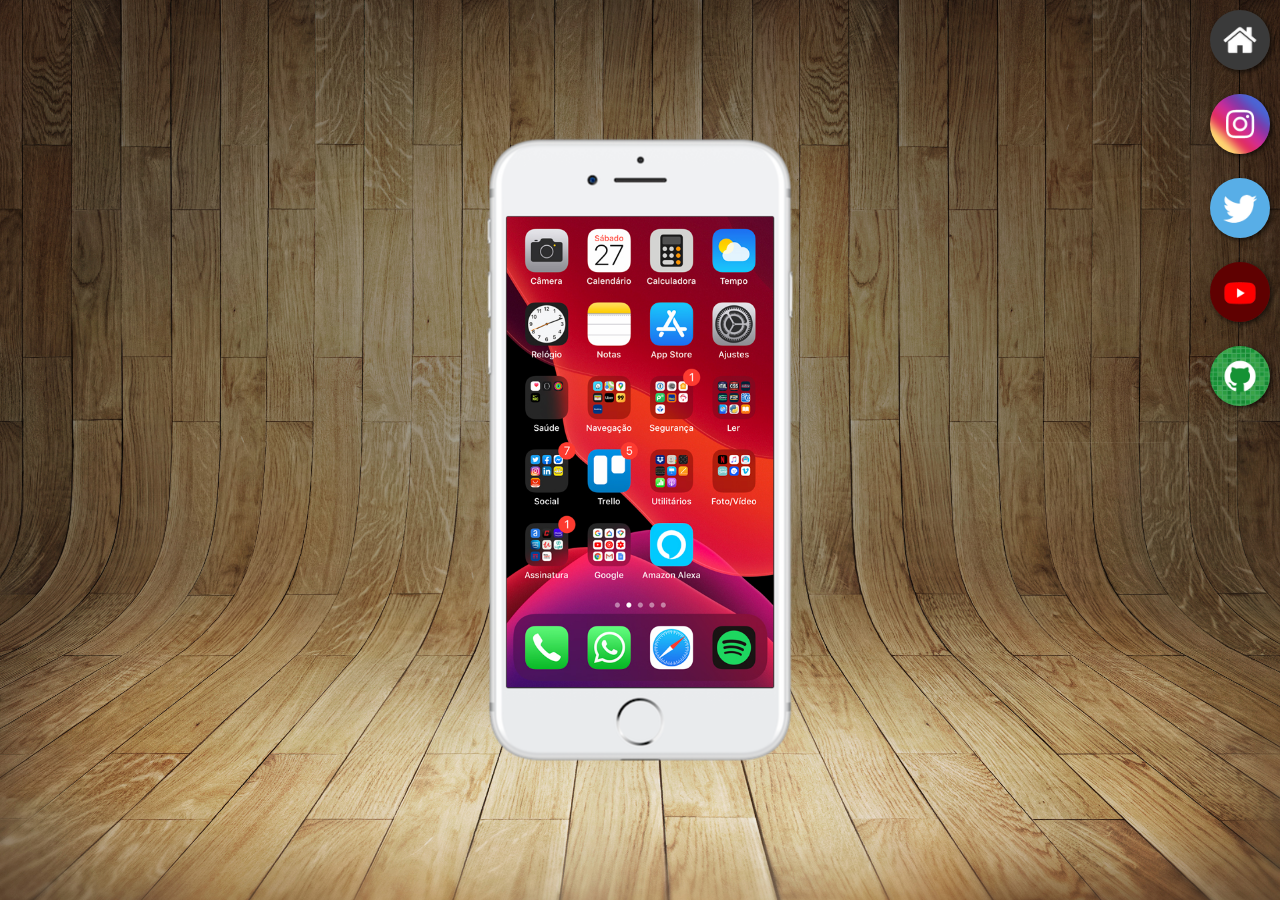
<file: index.html>
<!DOCTYPE html>
<html lang="pt-br">
<head>
    <meta charset="UTF-8">
    <meta name="viewport" content="width=device-width, initial-scale=1.0">
    <title>Projeto Rede Sociais</title>
    <link rel="shortcut icon" href="favicon.ico" type="image/x-icon">
    <link rel="stylesheet" href="estilos/style.css">
</head>
<body>
    <main>
        <section id="celular">
            <iframe src="home.html" name="tela" id="tela" frameborder="0">
                Seu navegador não é compatível com isso!
            </iframe>
        </section>
        <section id="redes-sociais">
            <a href="home.html" target="tela"><img src="imagens/logo-home.jpg" alt="Home"></a><br>
            <a href="instagram.html" target="tela"><img src="imagens/logo-instagram.jpg" alt="Instagram"></a><br>
            <a href="twitter.html" target="tela"><img src="imagens/logo-twitter.jpg" alt="Twitter"></a><br>
            <a href="youtube.html" target="tela"><img src="imagens/logo-youtube.jpg" alt="Youtube"></a><br>
            <a href="github.html" target="tela"><img src="imagens/logo-github.jpg" alt="GitHub"></a>
        </section>
    </main>
</body>
</html>
</file>
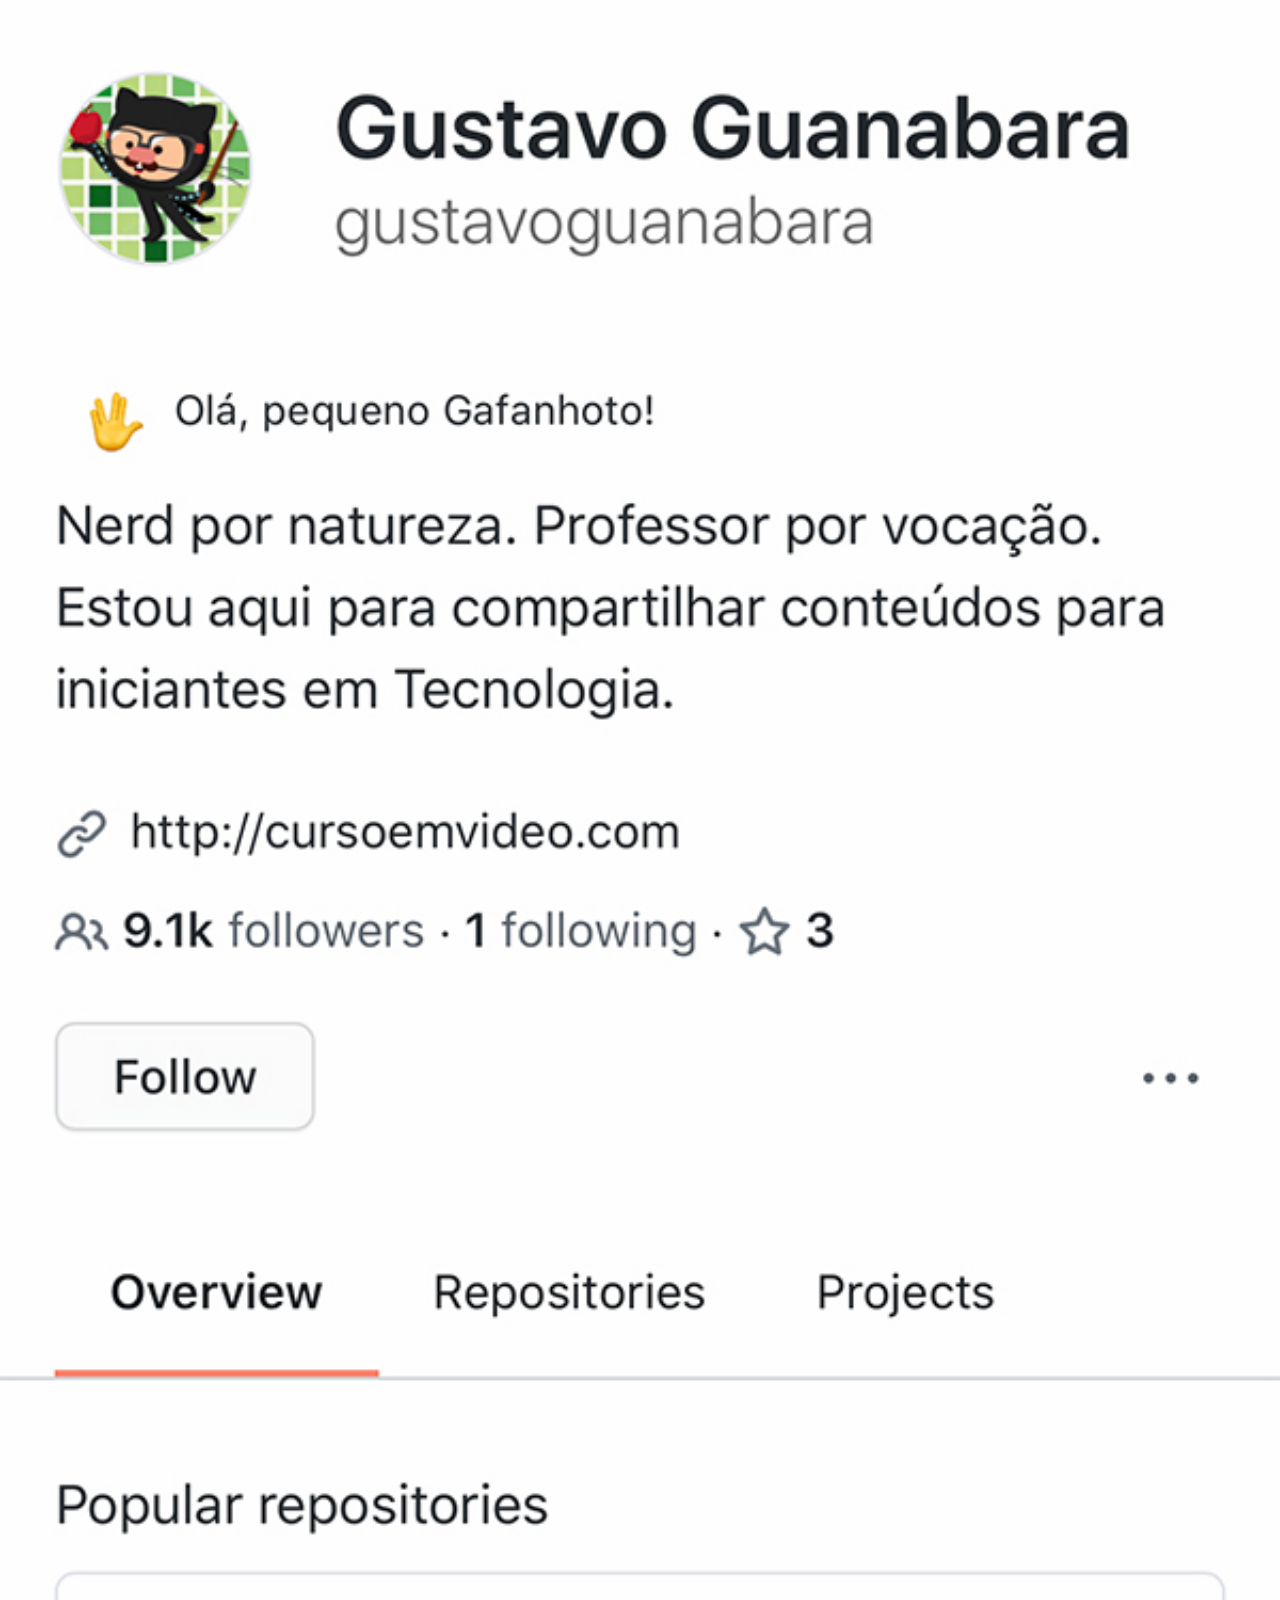
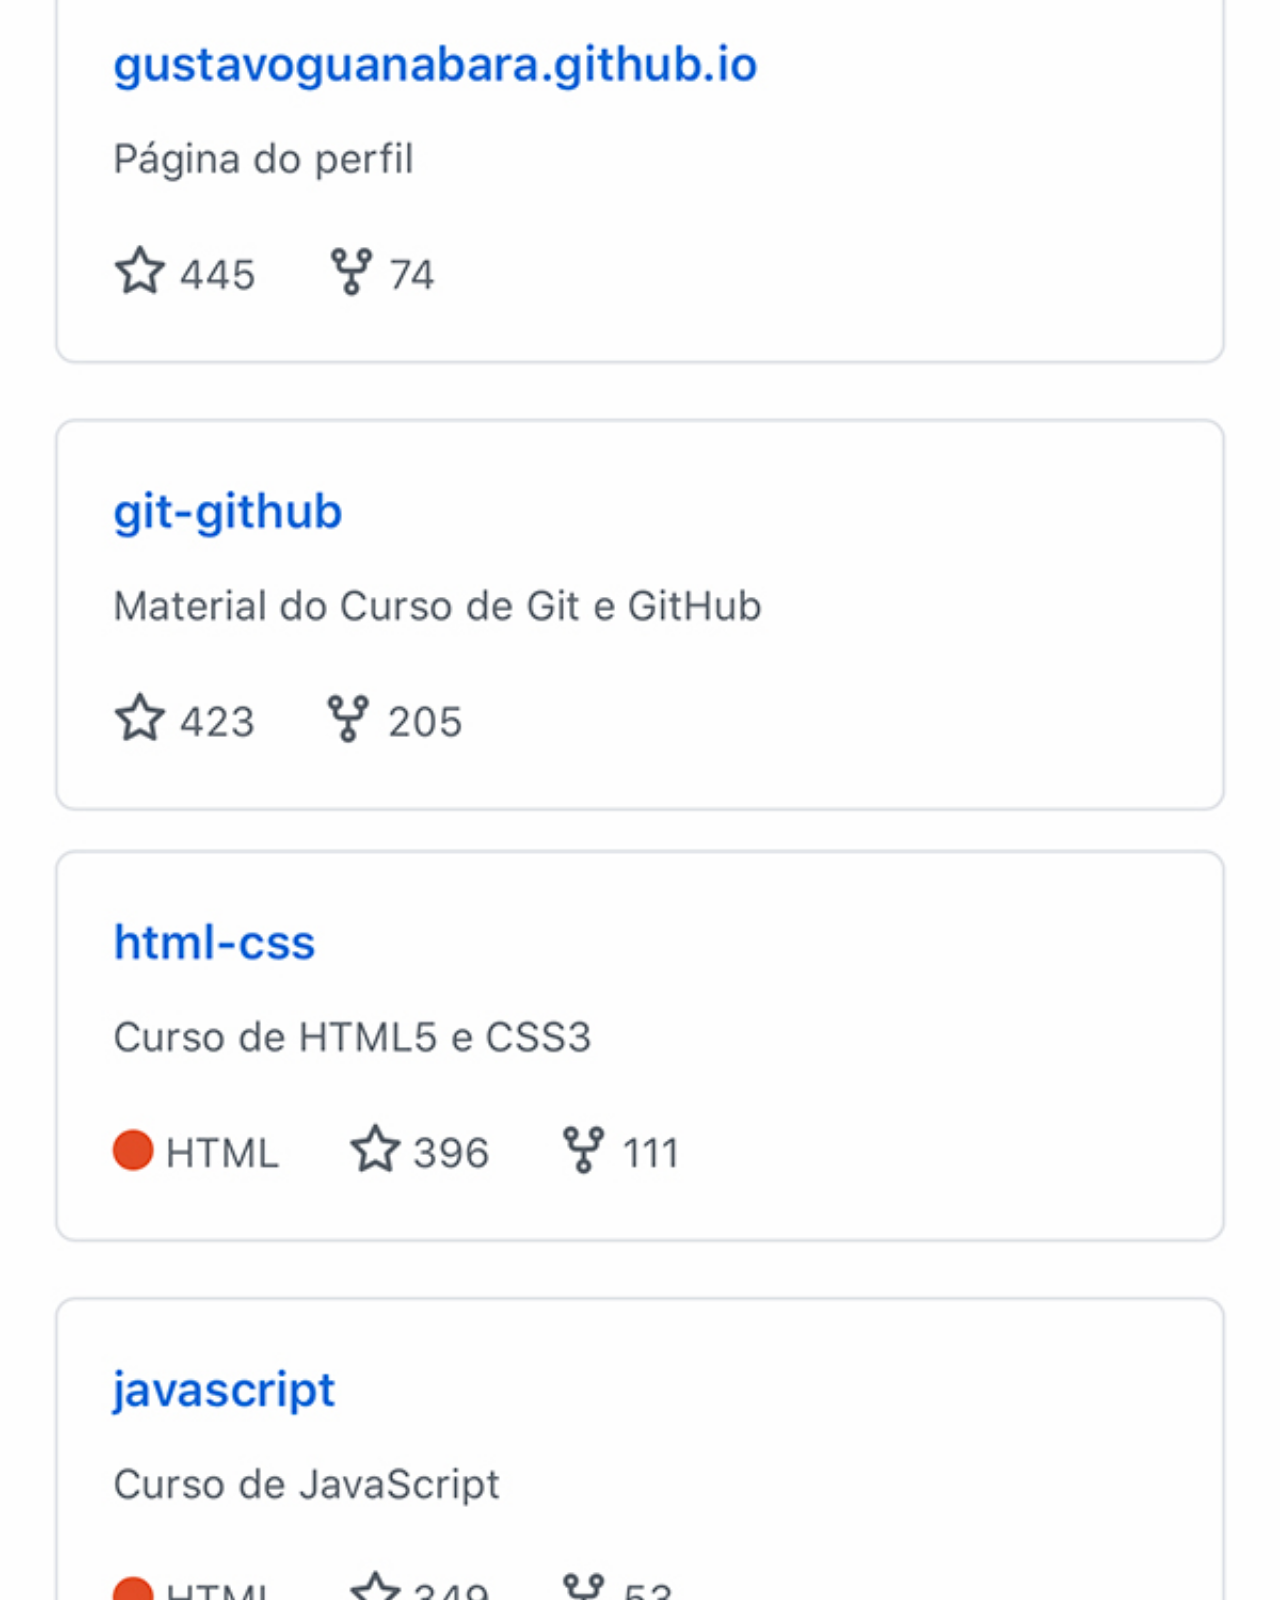
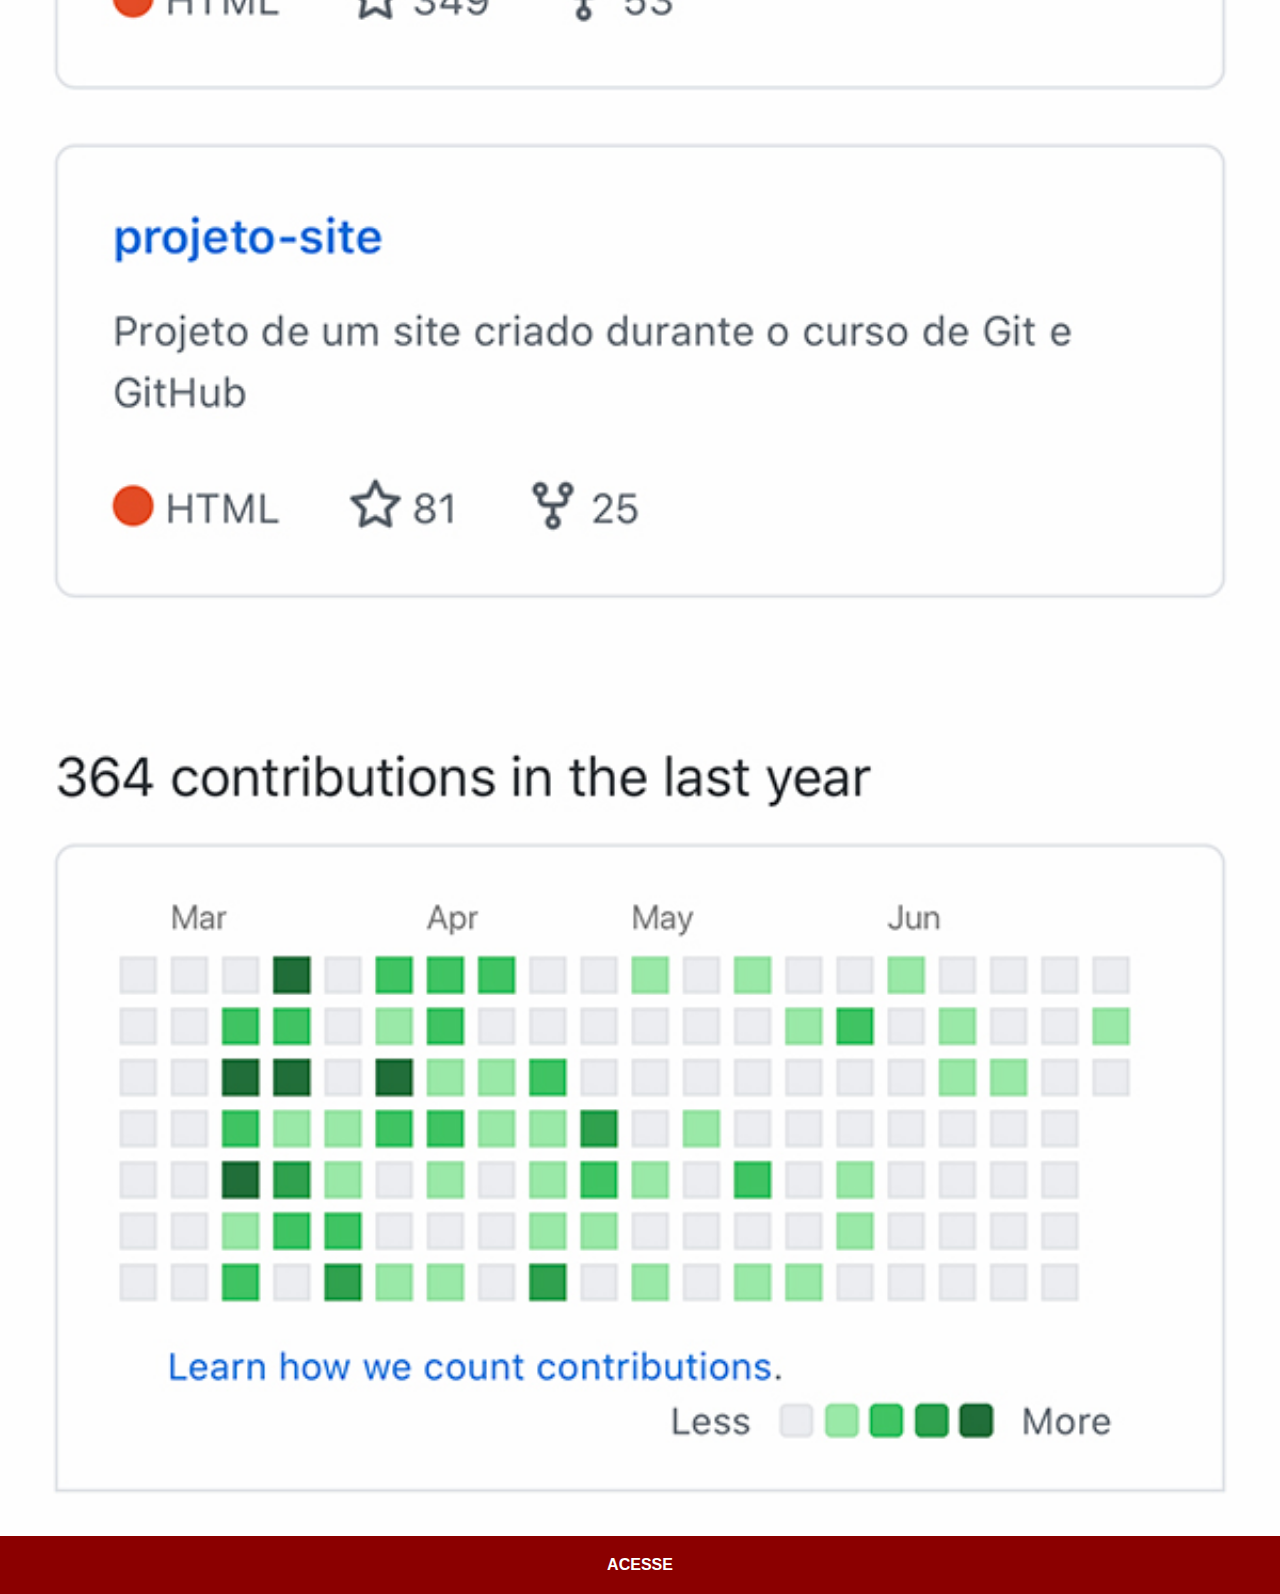
<file: github.html>
<!DOCTYPE html>
<html lang="pt-br">
<head>
    <meta charset="UTF-8">
    <meta name="viewport" content="width=device-width, initial-scale=1.0">
    <title>GitHub</title>
    <link rel="stylesheet" href="estilos/social.css">
</head>
<body>
    <img src="imagens/tela-github.jpg" alt="GitHub">
    <a href="https://github.com/gustavoguanabara/" target="_blank">ACESSE</a>
</body>
</html>
</file>
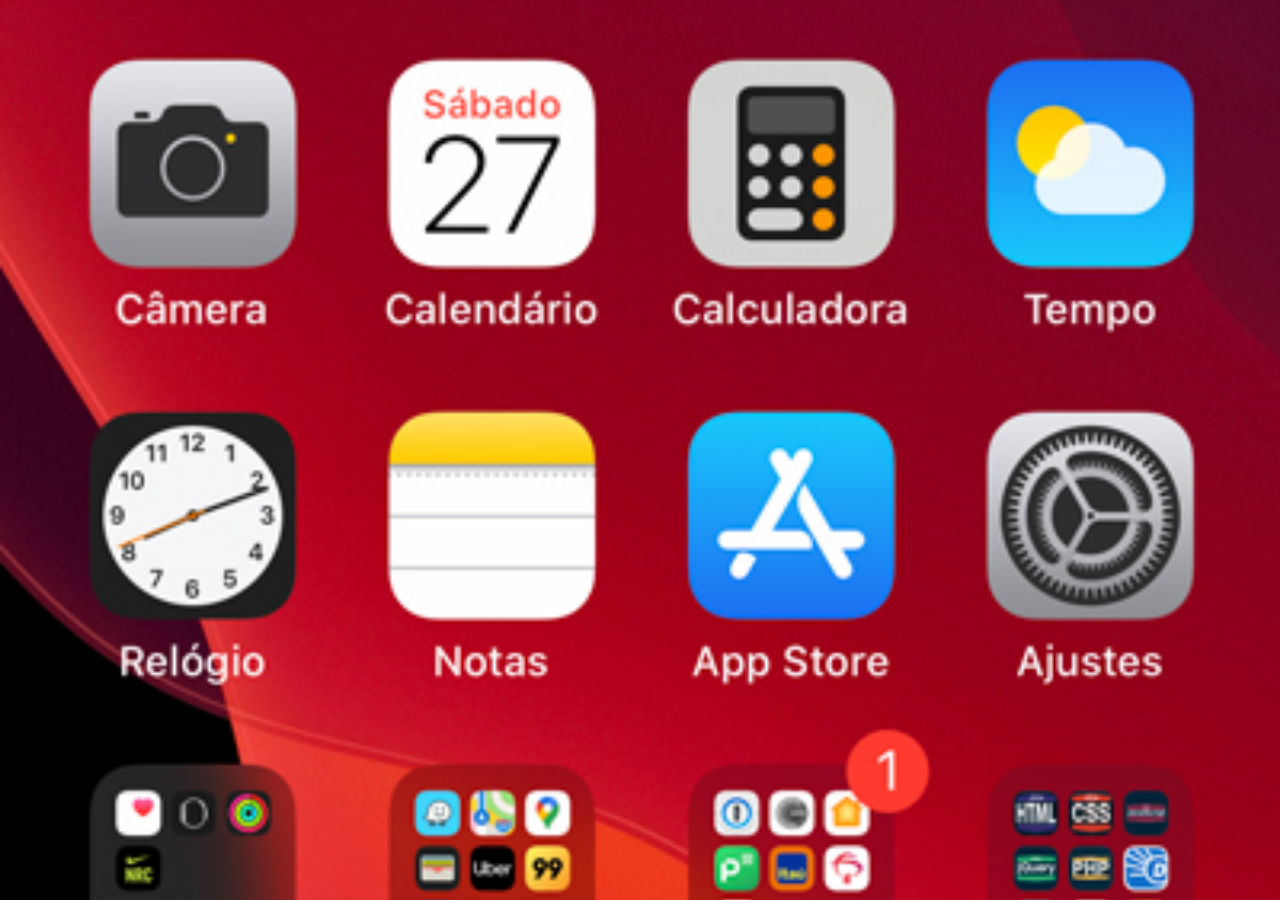
<file: home.html>
<!DOCTYPE html>
<html lang="pt-br">
<head>
    <meta charset="UTF-8">
    <meta name="viewport" content="width=device-width, initial-scale=1.0">
    <title>Home</title>
</head>
<style>
    * {
        margin: 0px;
        padding: 0px;
    }

    body {
        width: 100vw;
        height: 100vh;
        background: black url('imagens/tela-home.jpg') no-repeat top center;
        background-size: cover;
    }
</style>
<body>
    
</body>
</html>
</file>
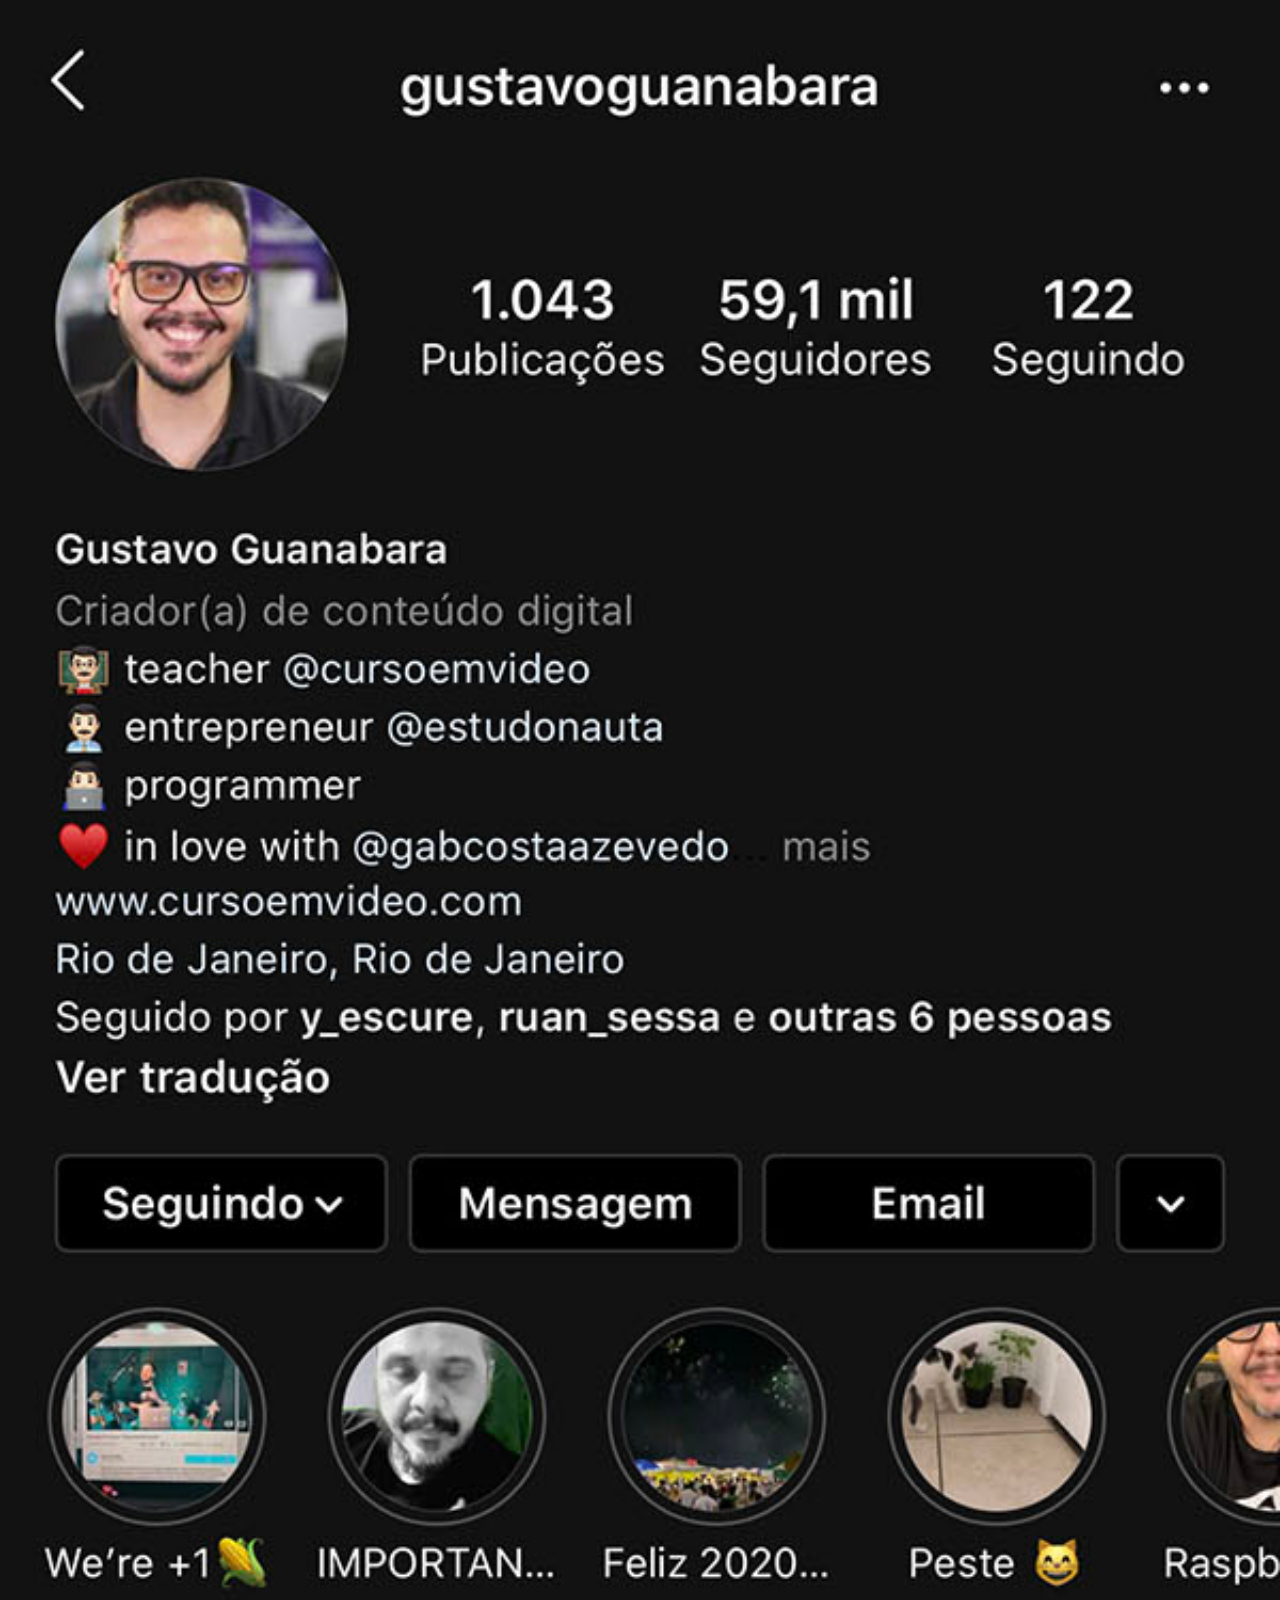
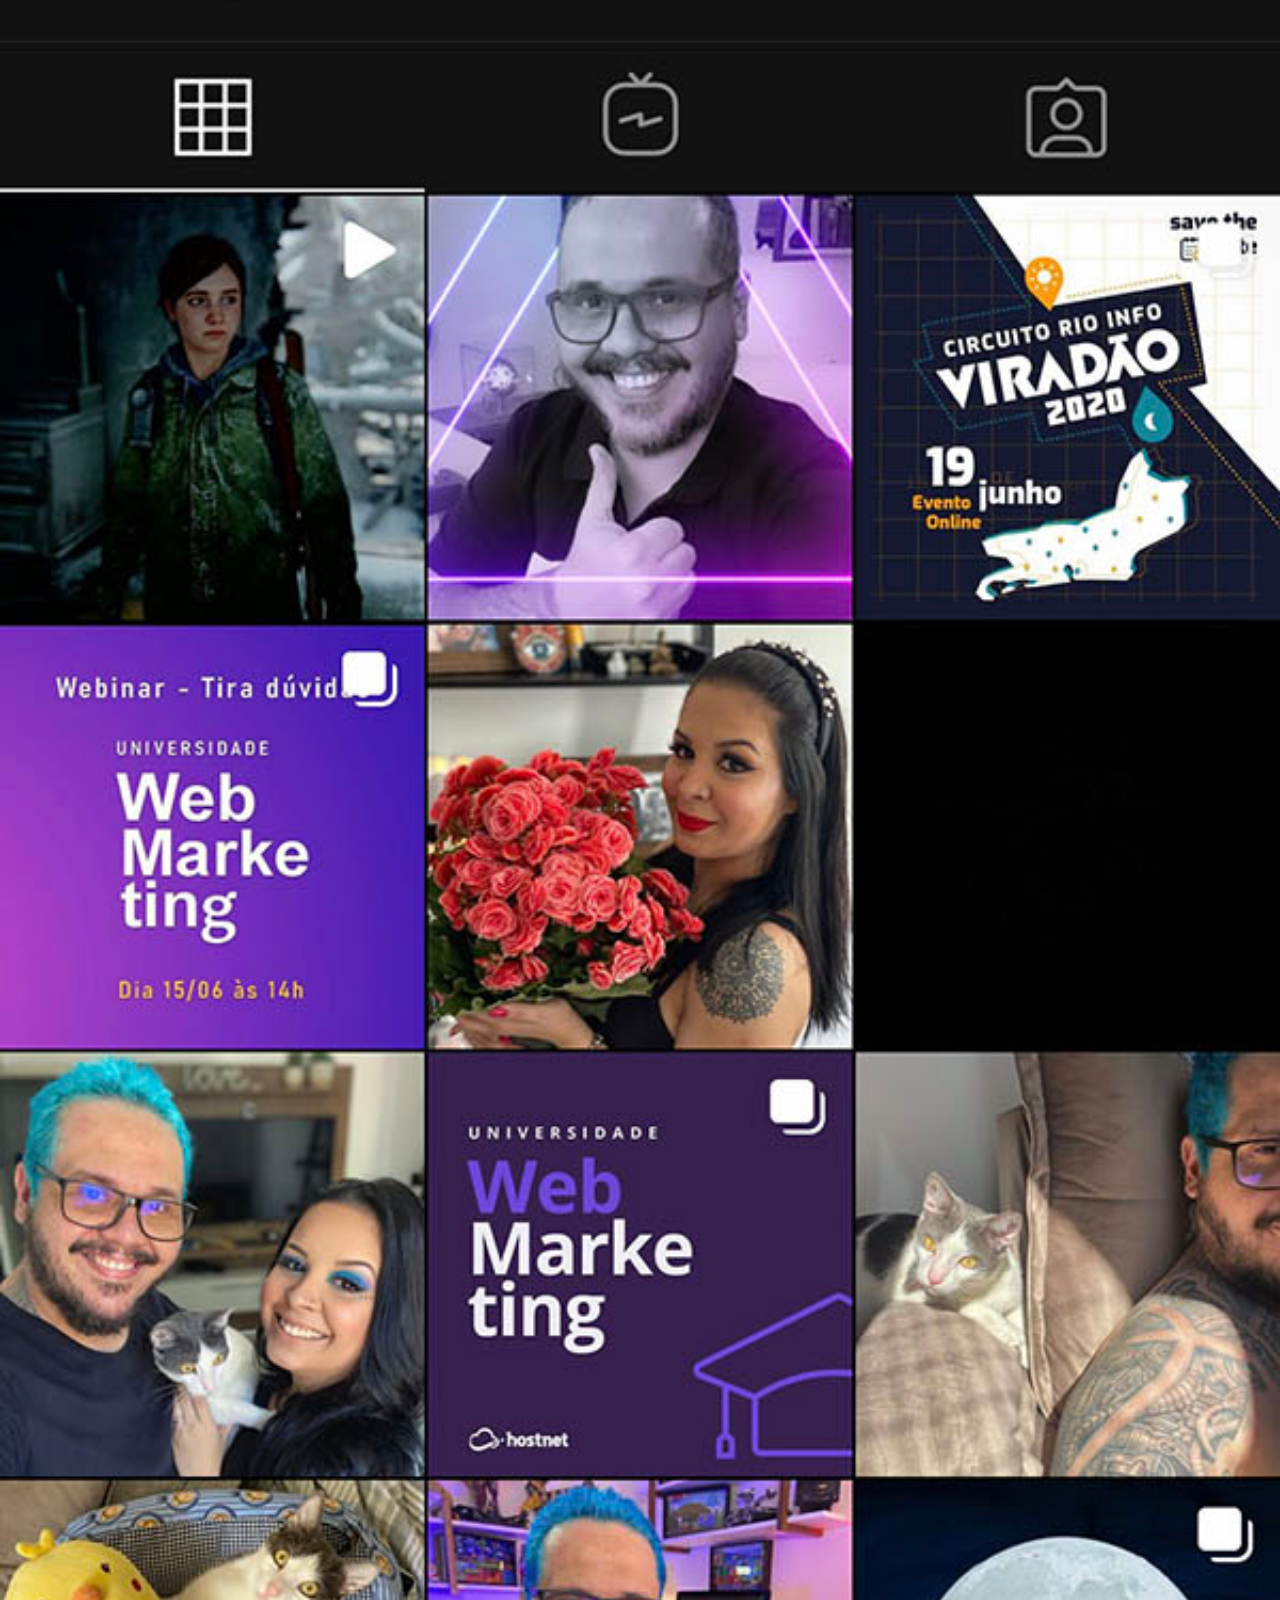
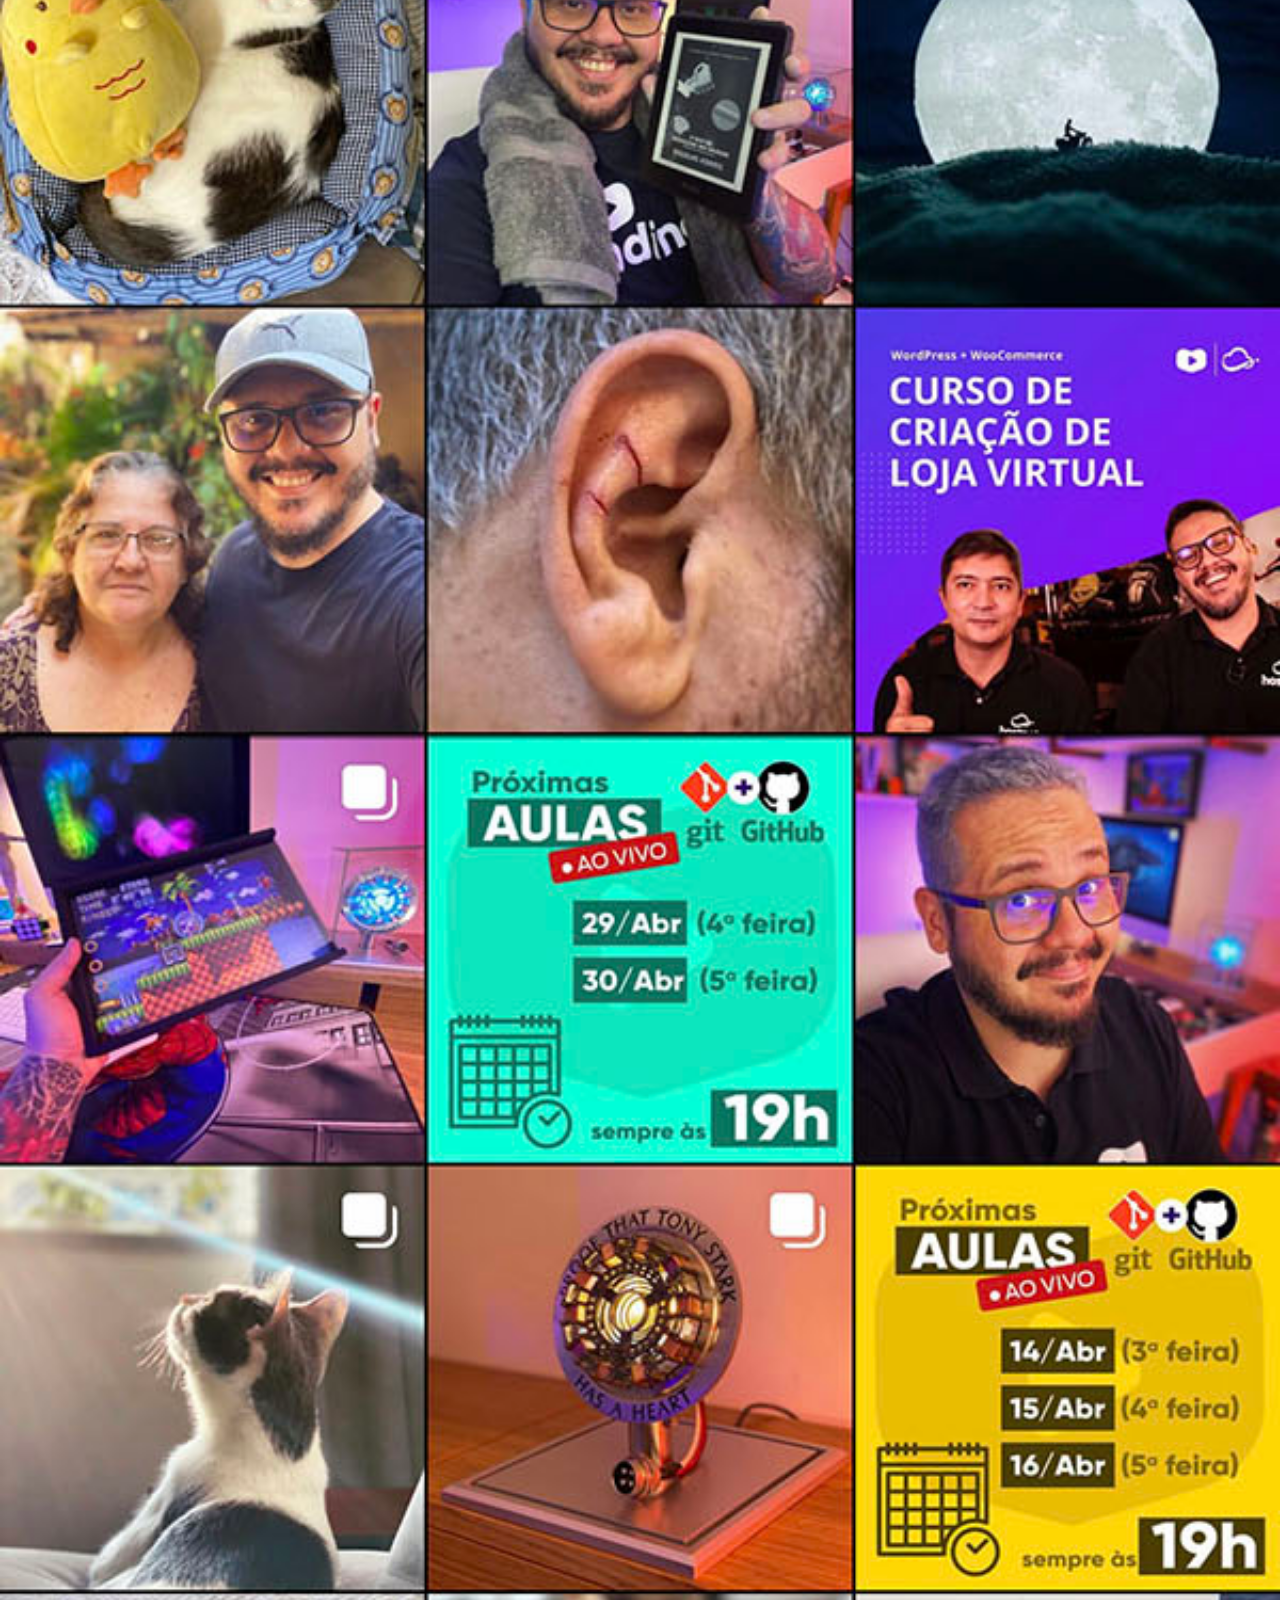
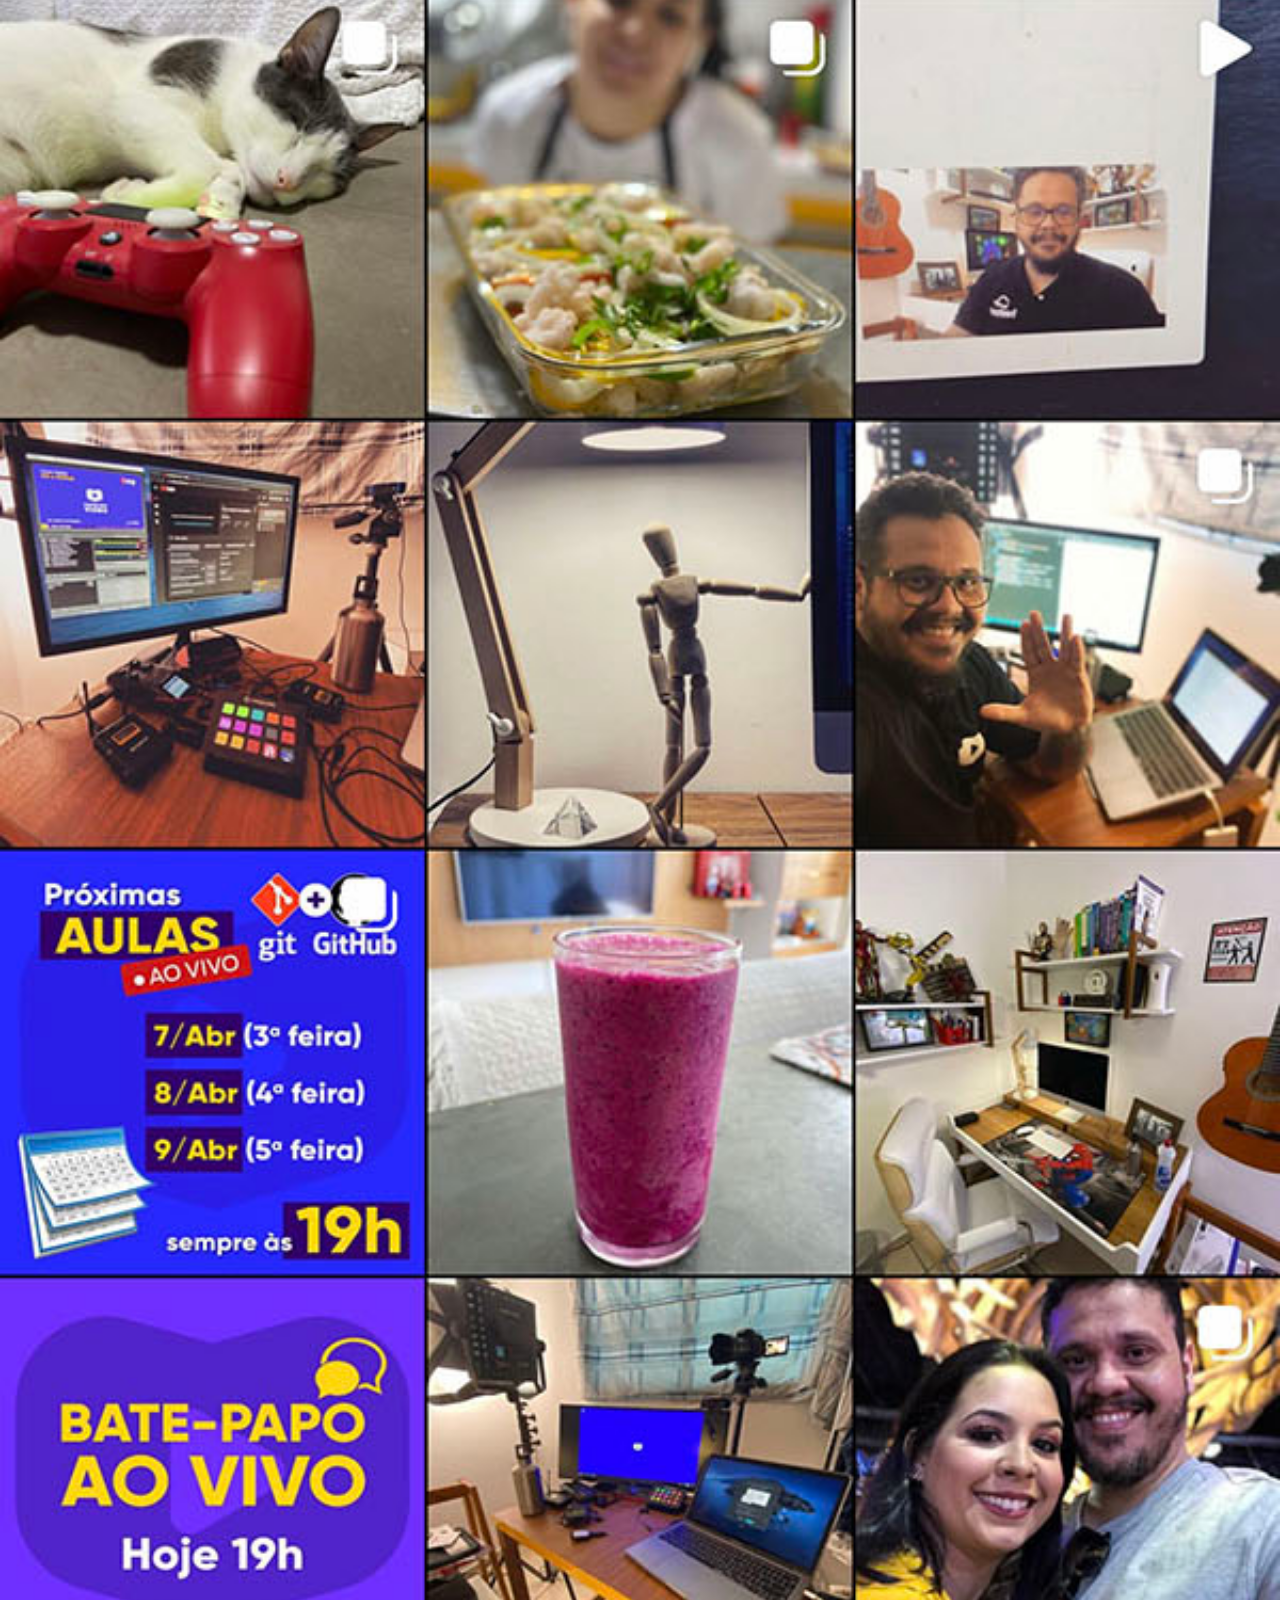
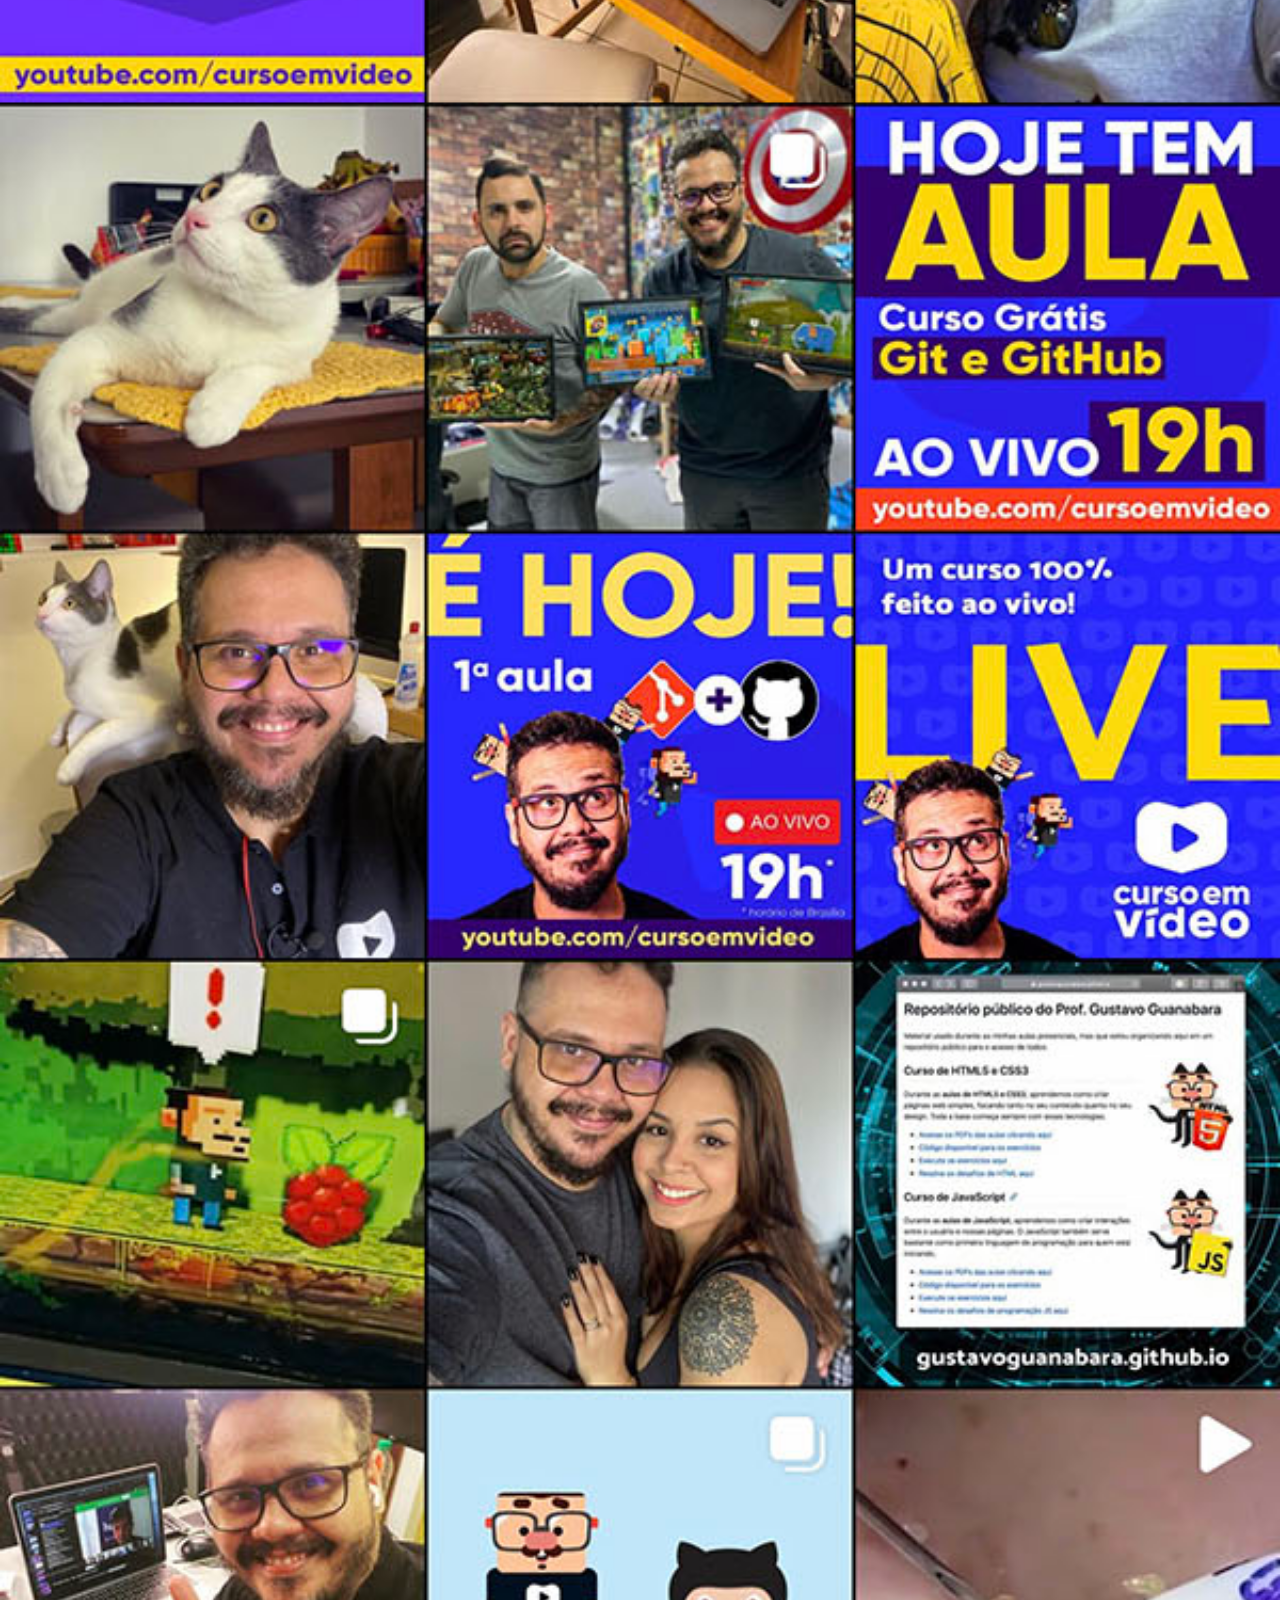
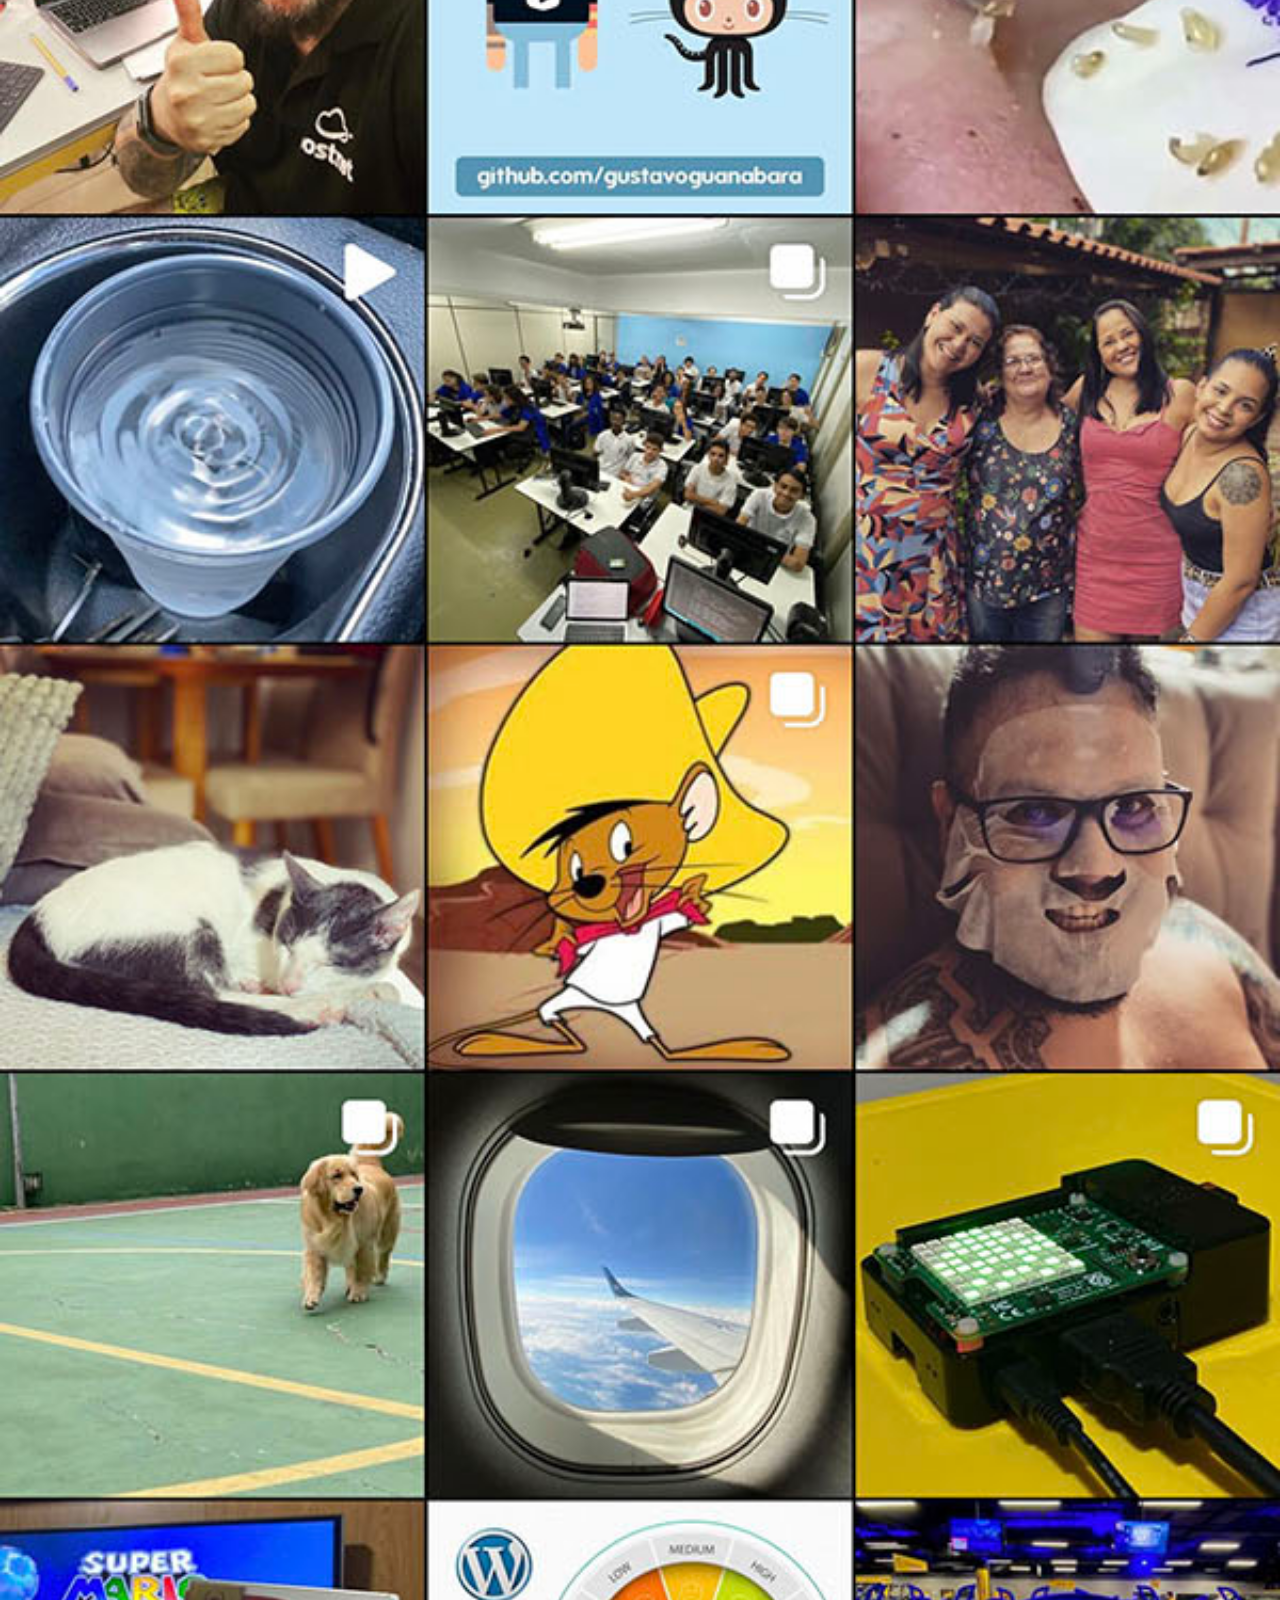
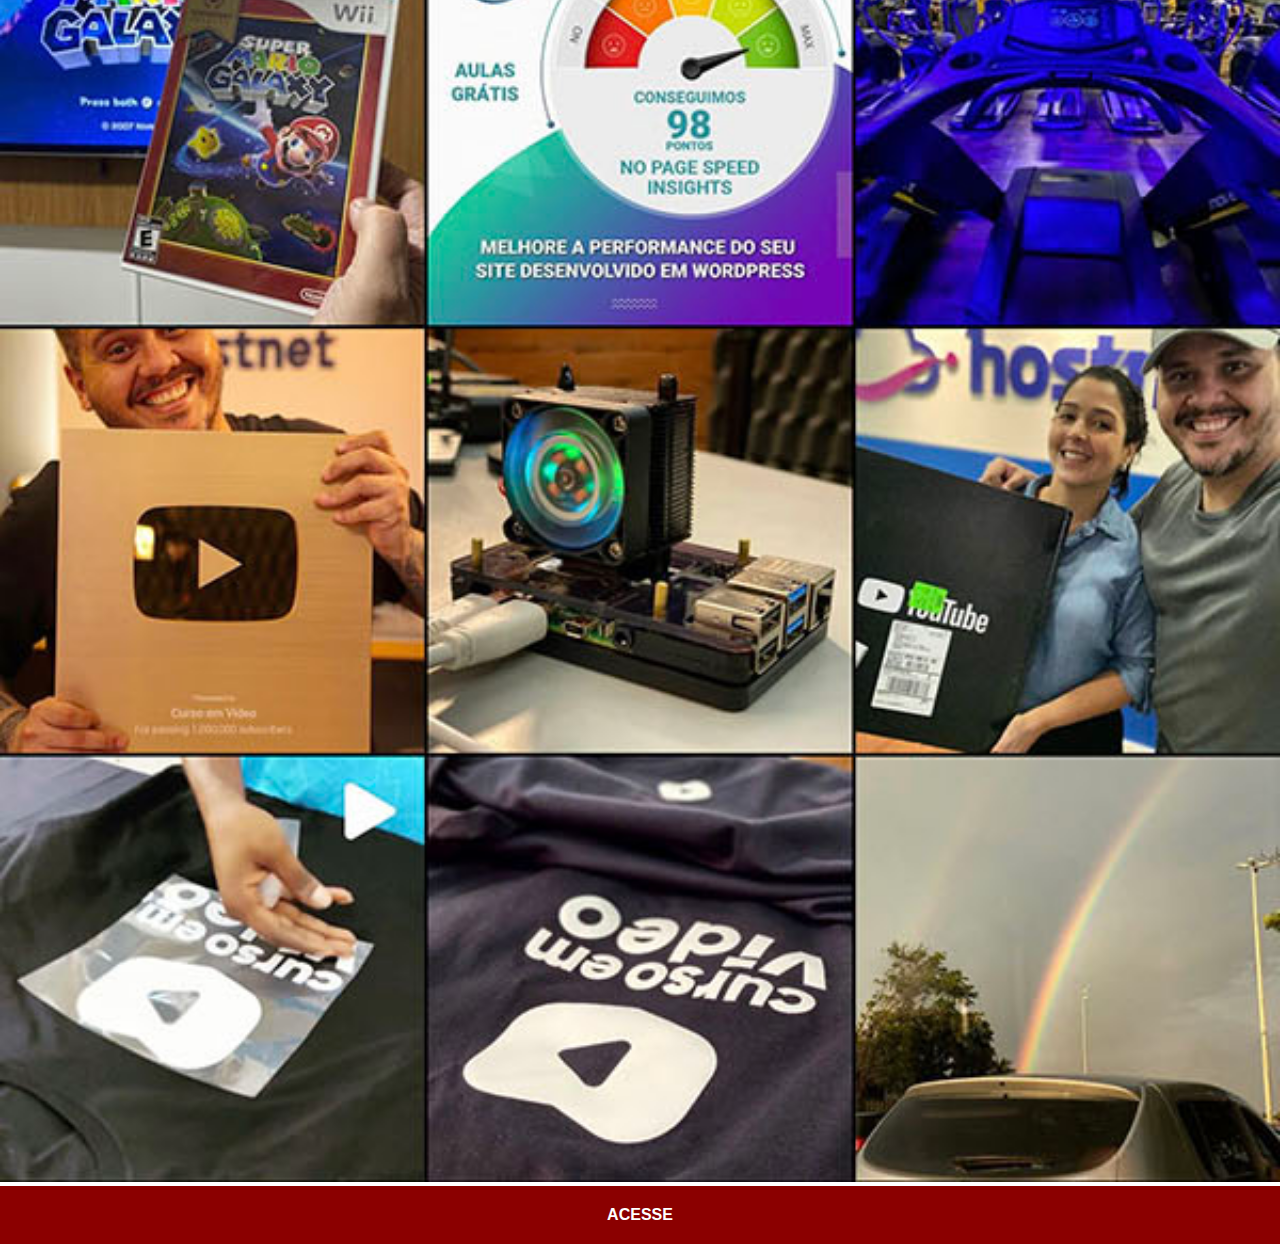
<file: instagram.html>
<!DOCTYPE html>
<html lang="pt-br">
<head>
    <meta charset="UTF-8">
    <meta name="viewport" content="width=device-width, initial-scale=1.0">
    <title>Instagram</title>
    <link rel="stylesheet" href="estilos/social.css">
</head>
<body>
   <img src="imagens/tela-instagram.jpg" alt="Instagram"> 
   <a href="https://www.instagram.com/gustavoguanabara/" target="_blank">ACESSE</a>
</body>
</html>
</file>
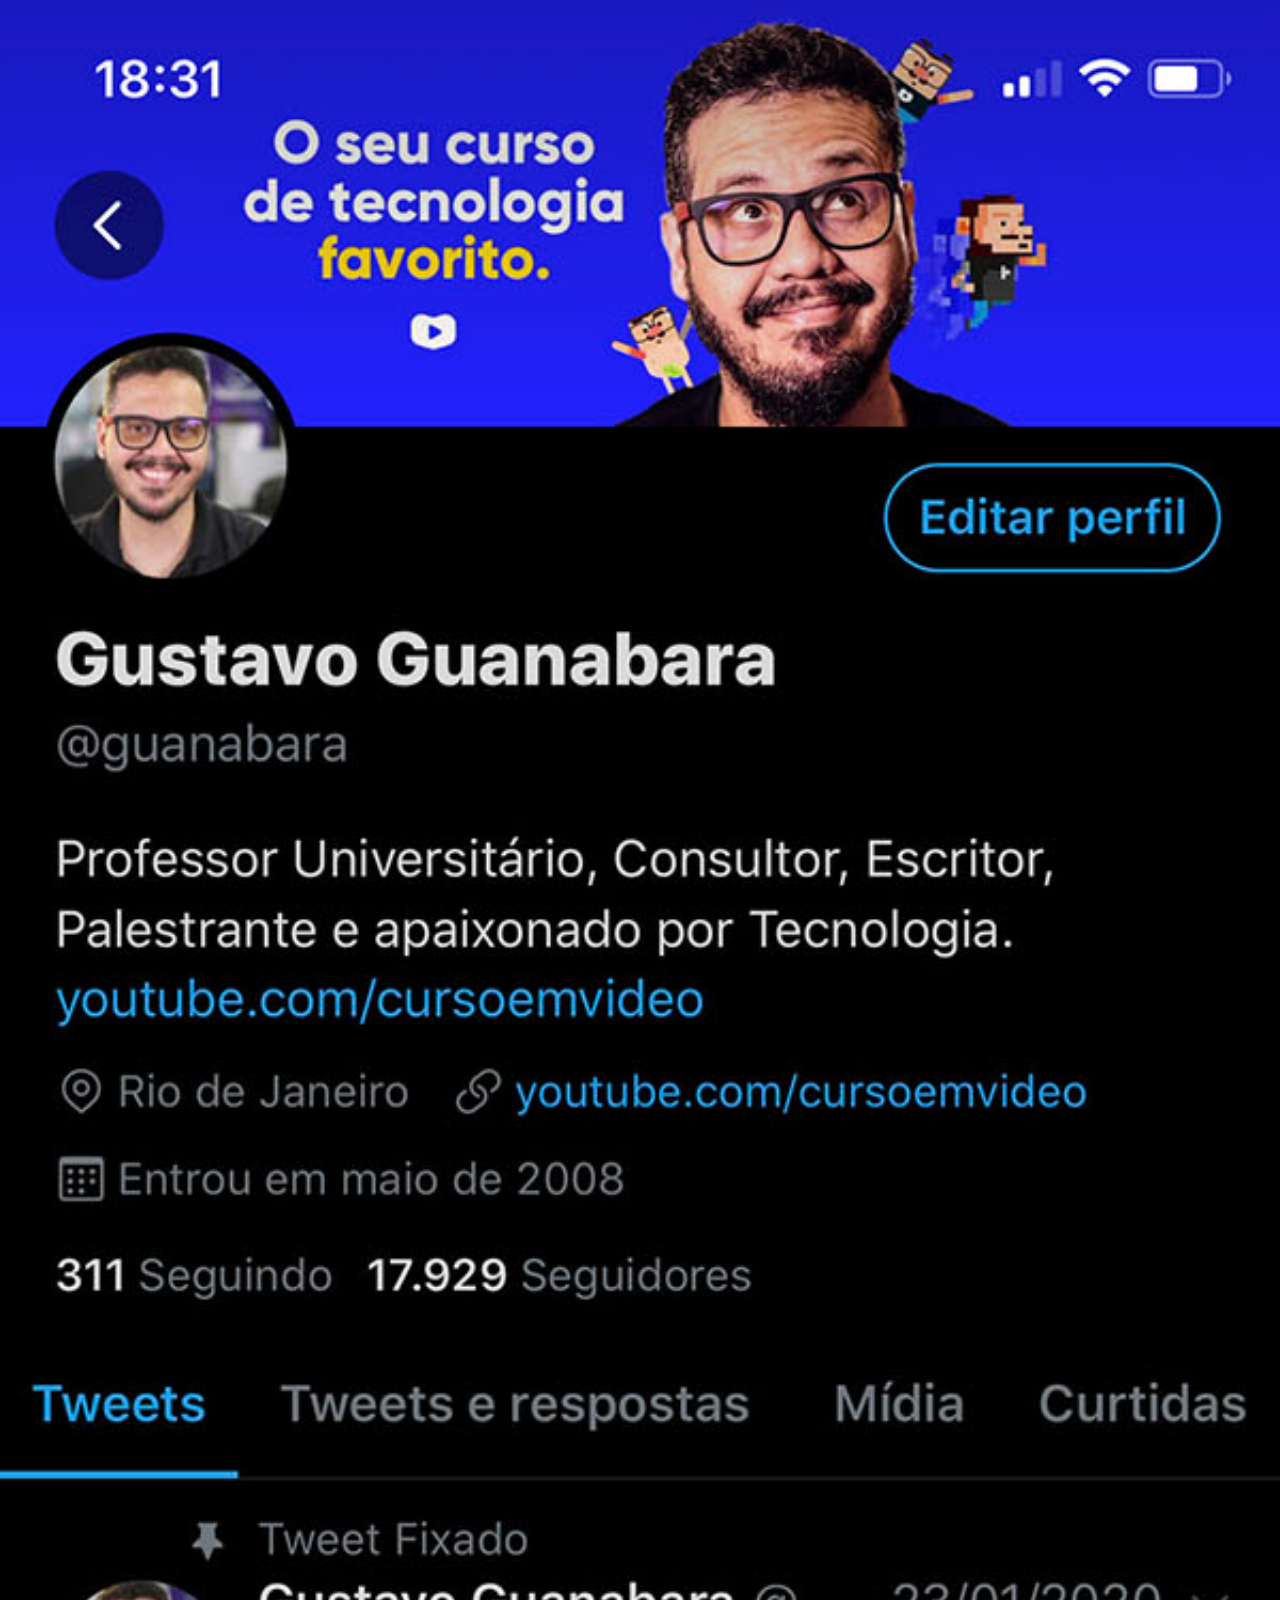
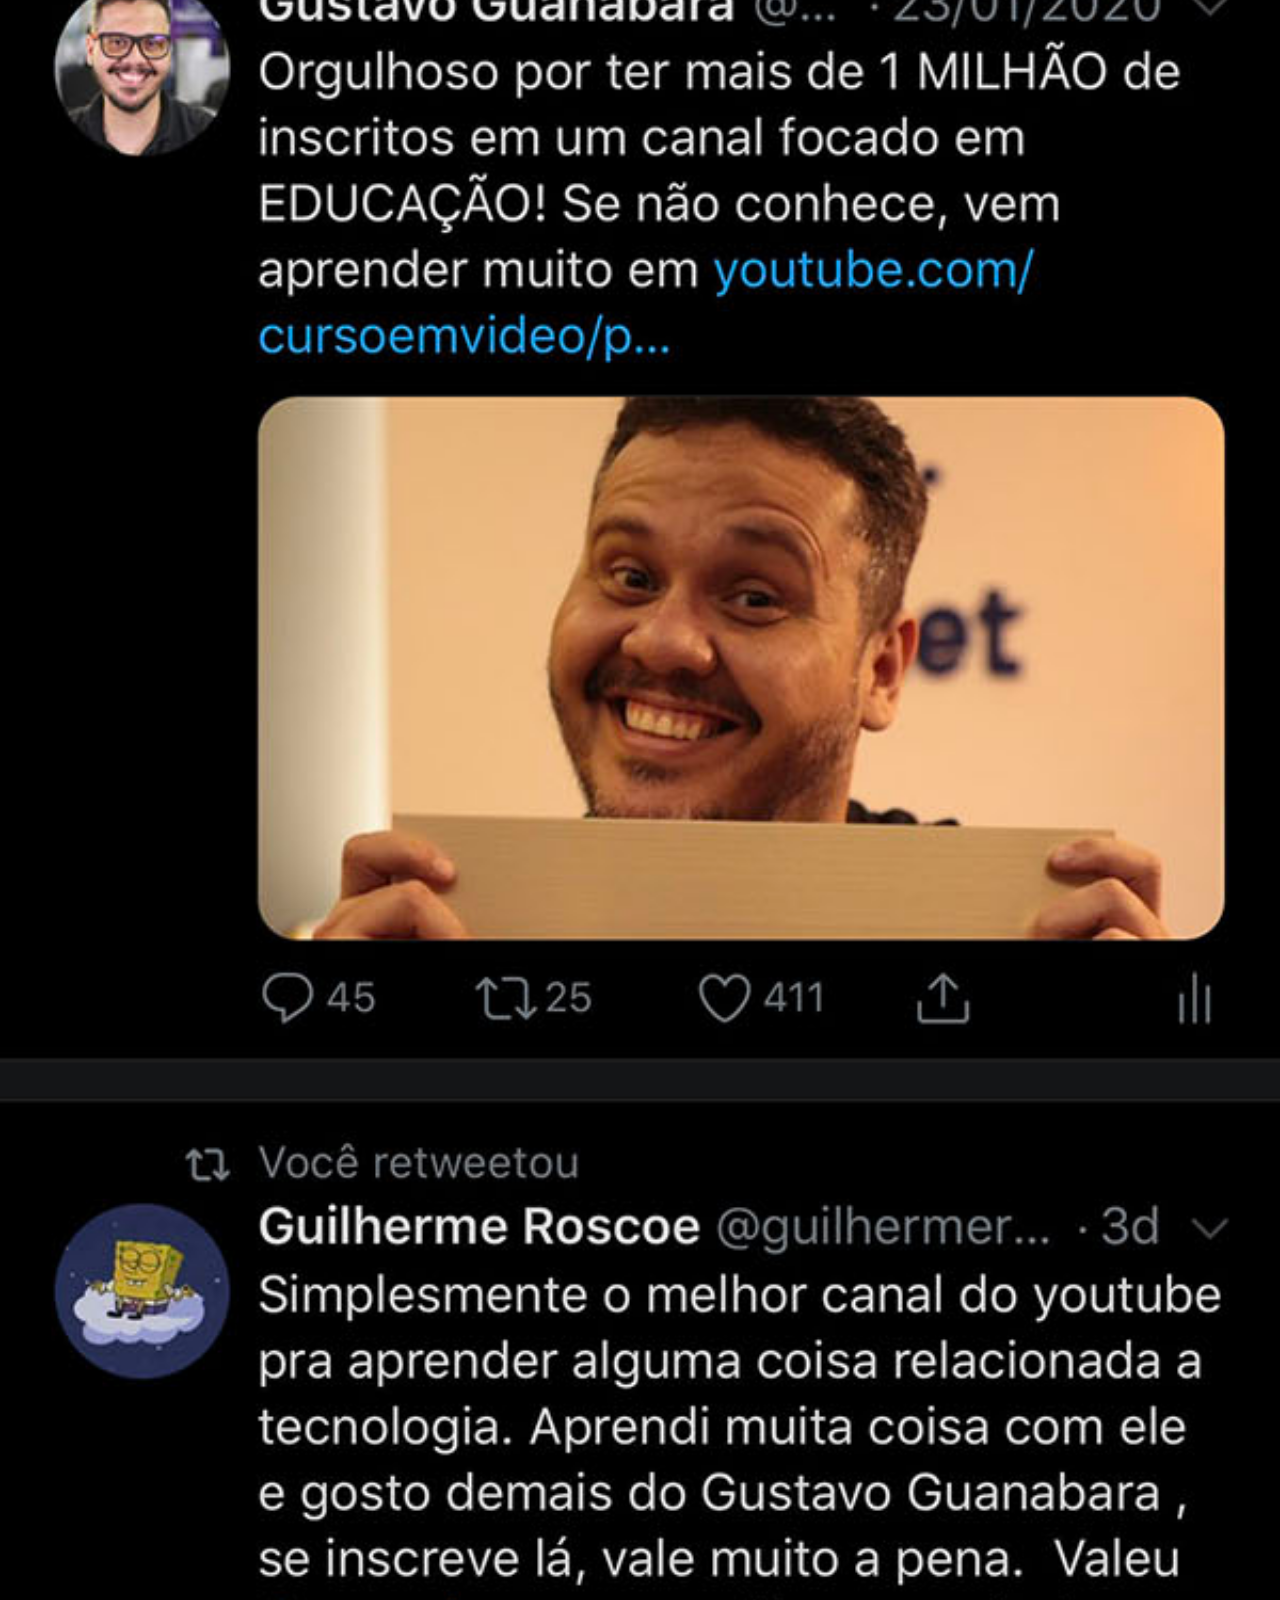
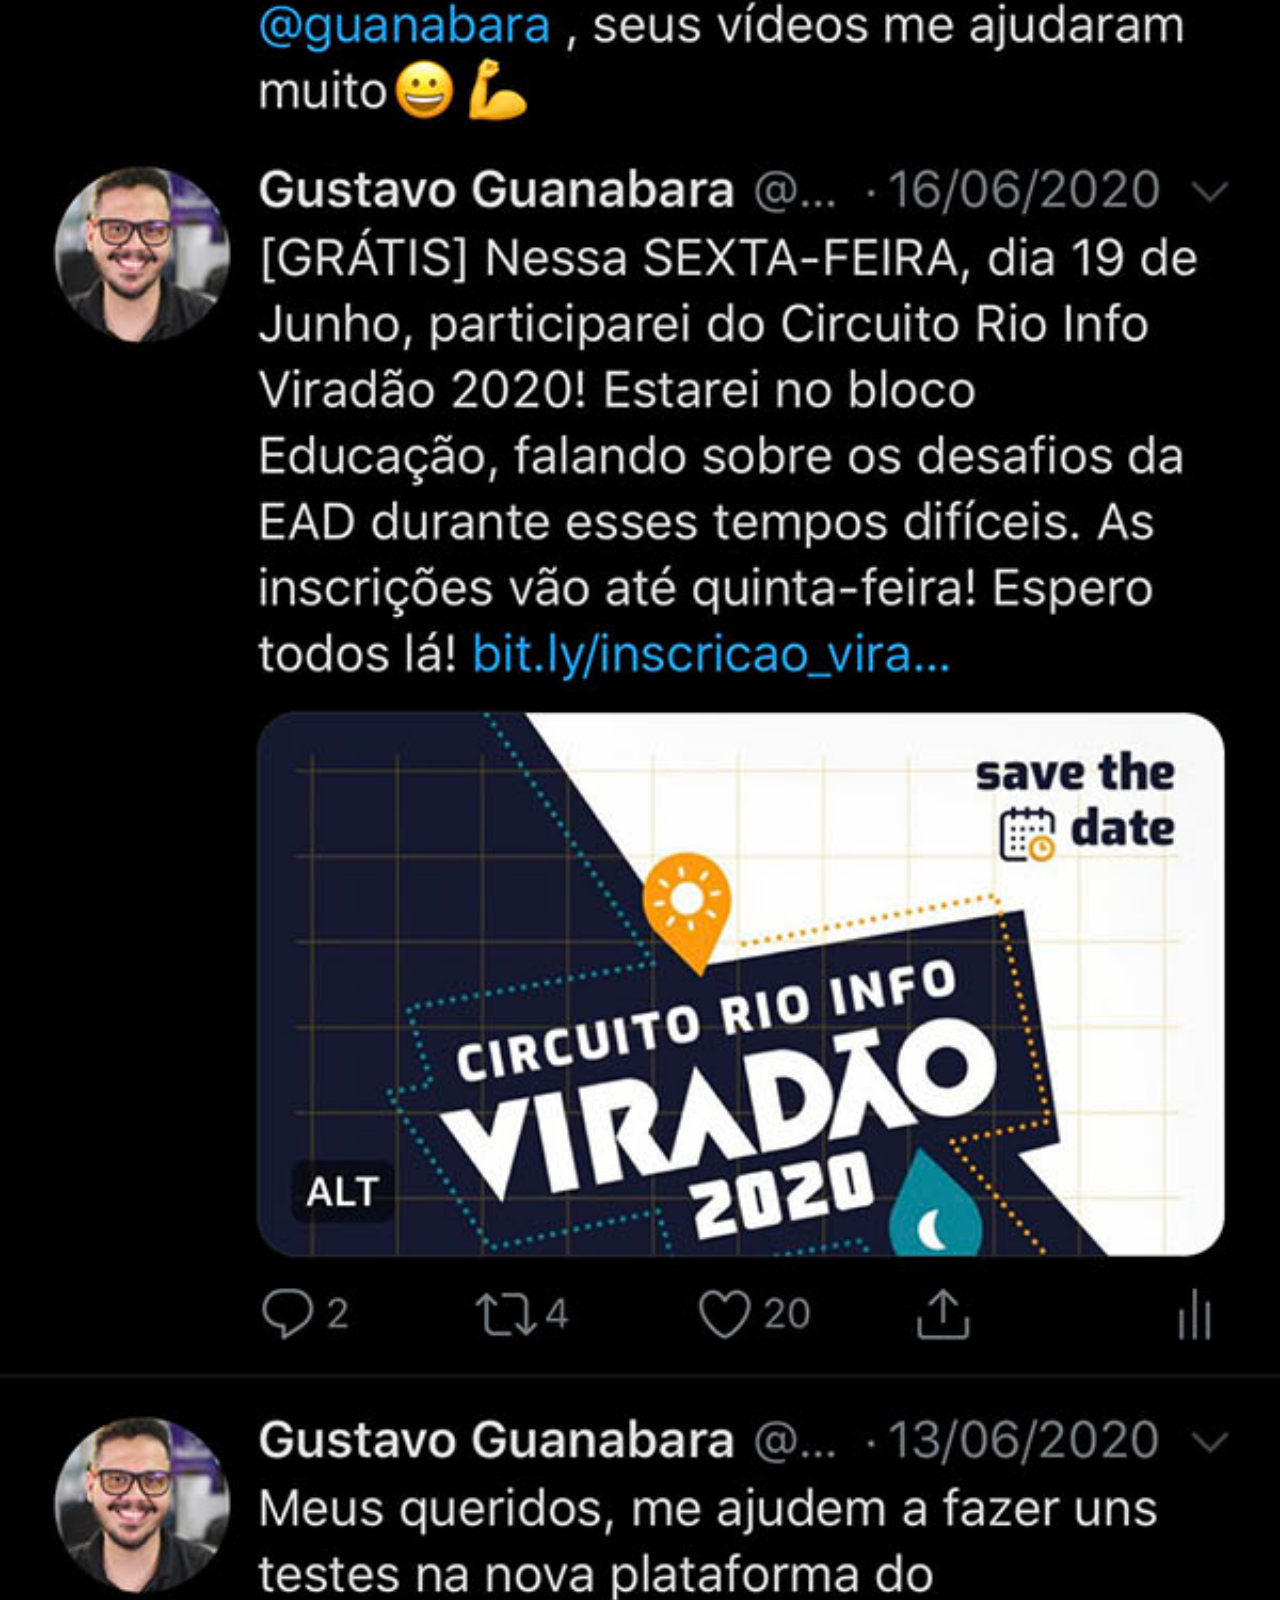
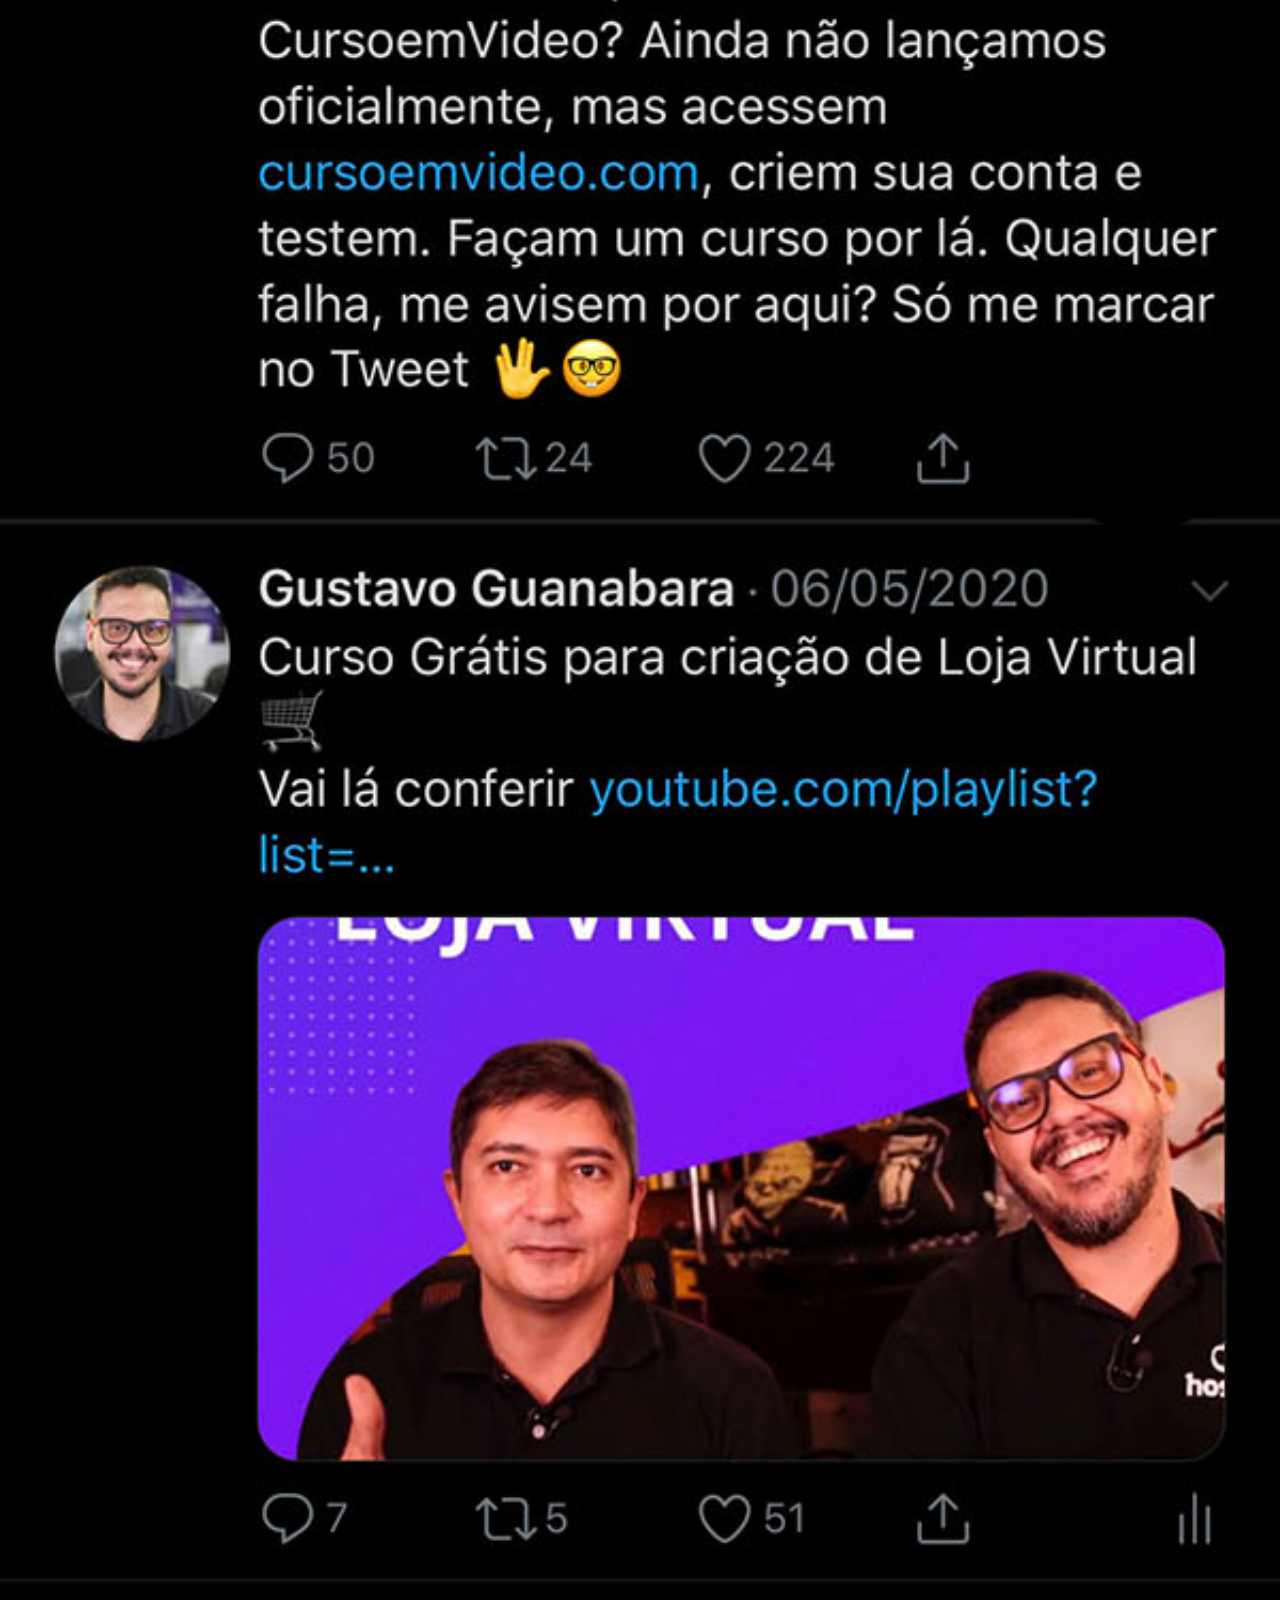
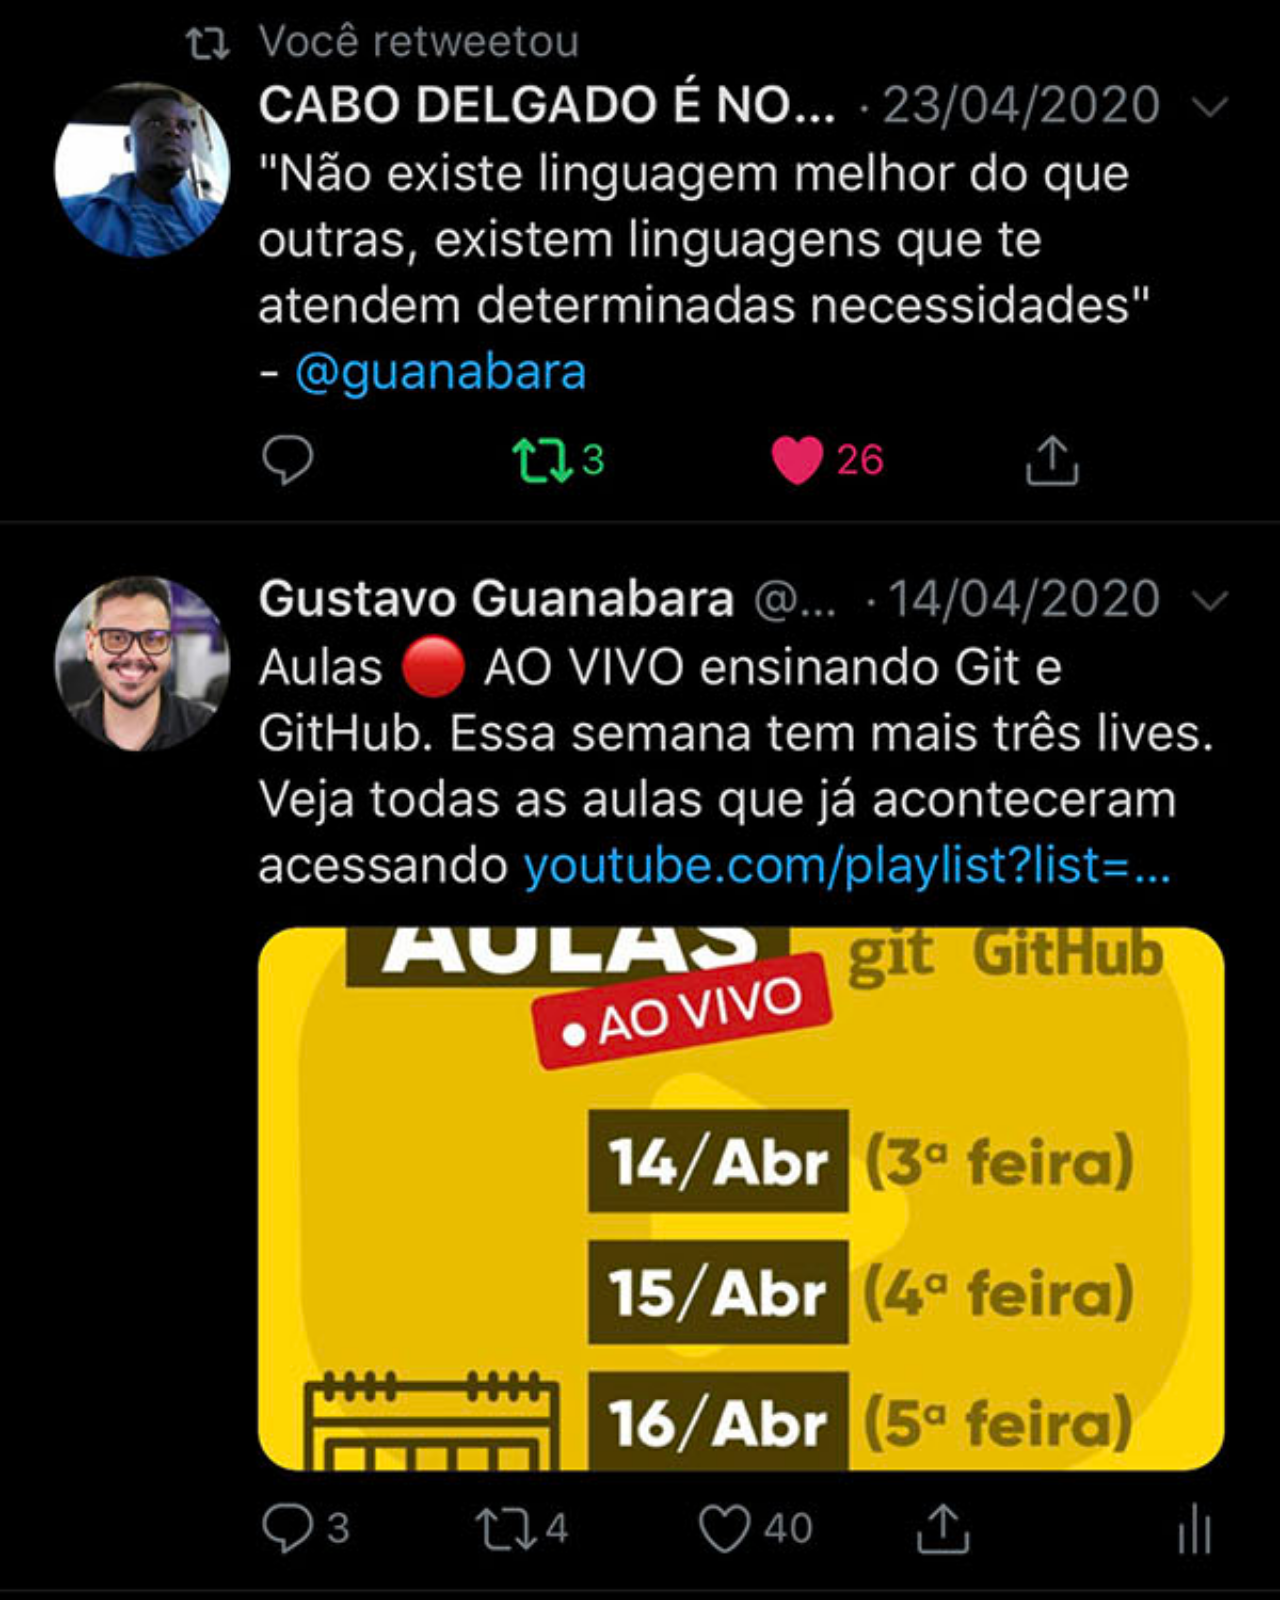
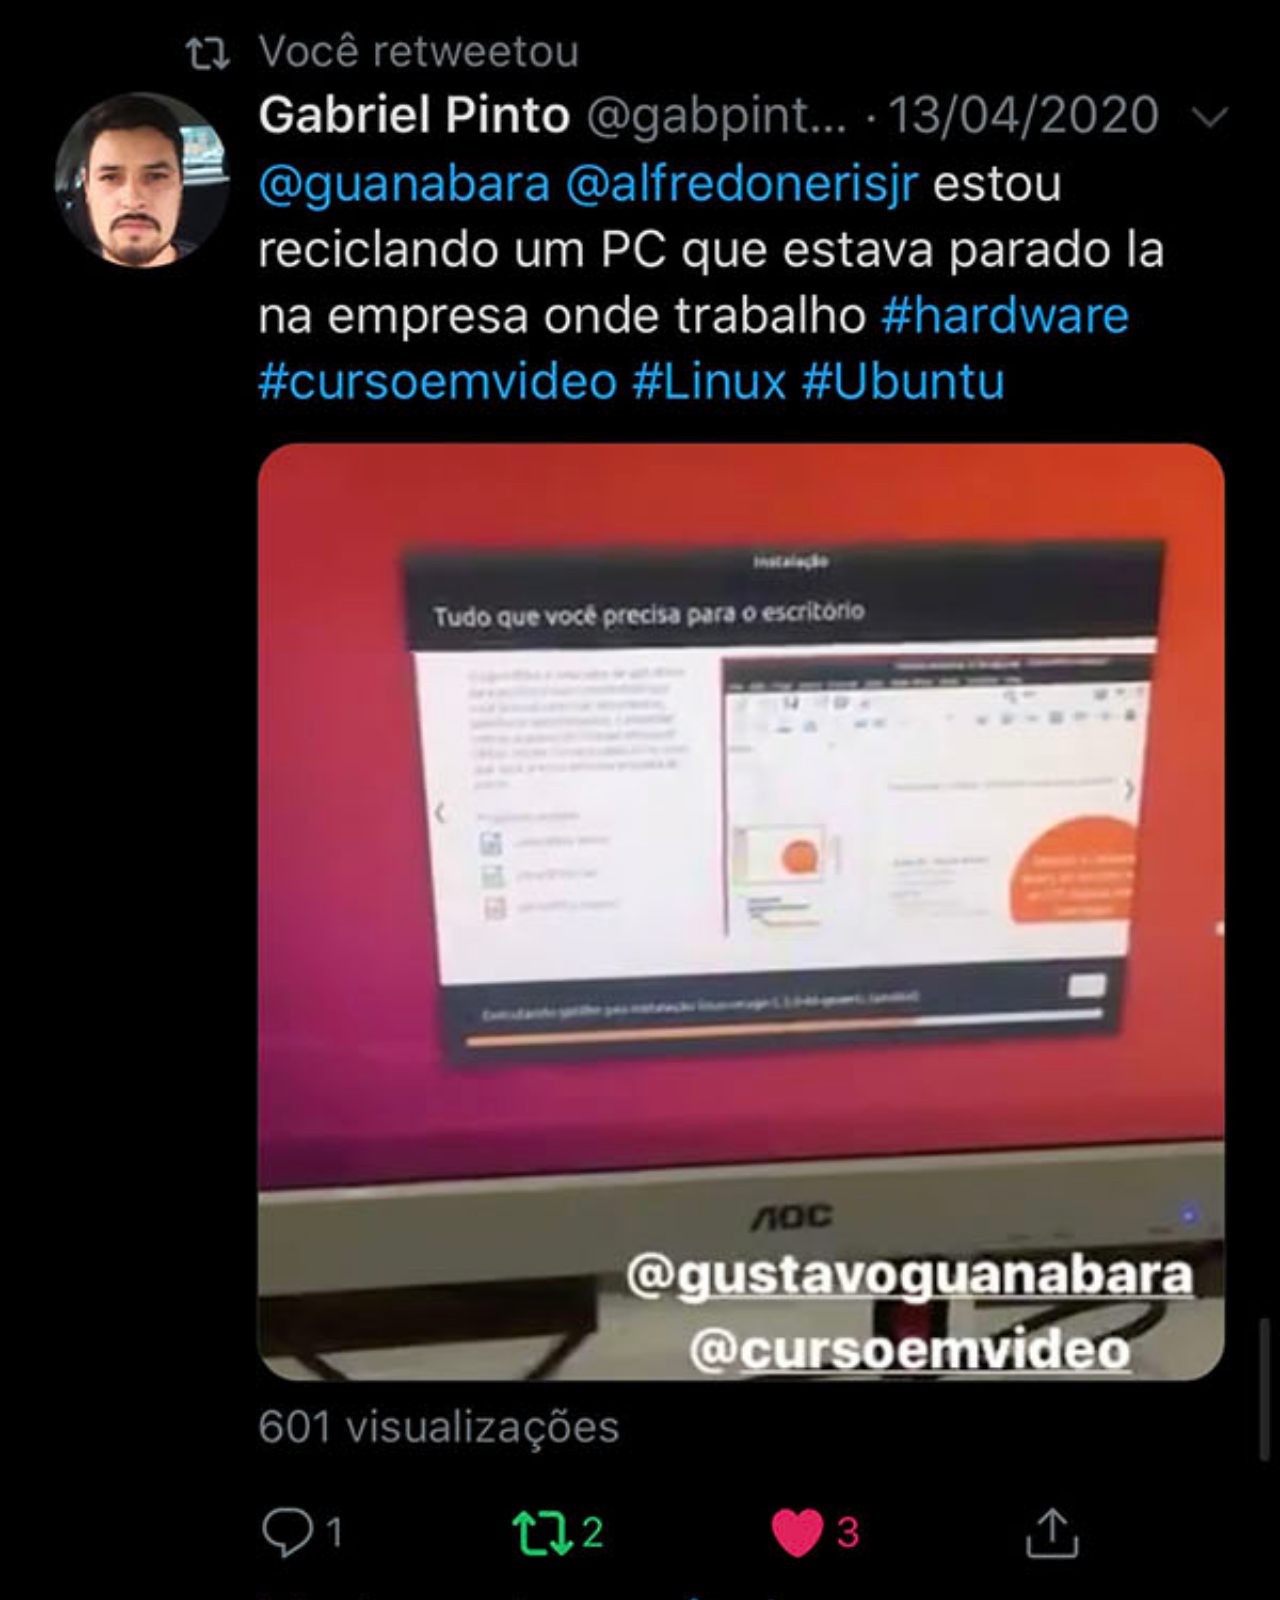
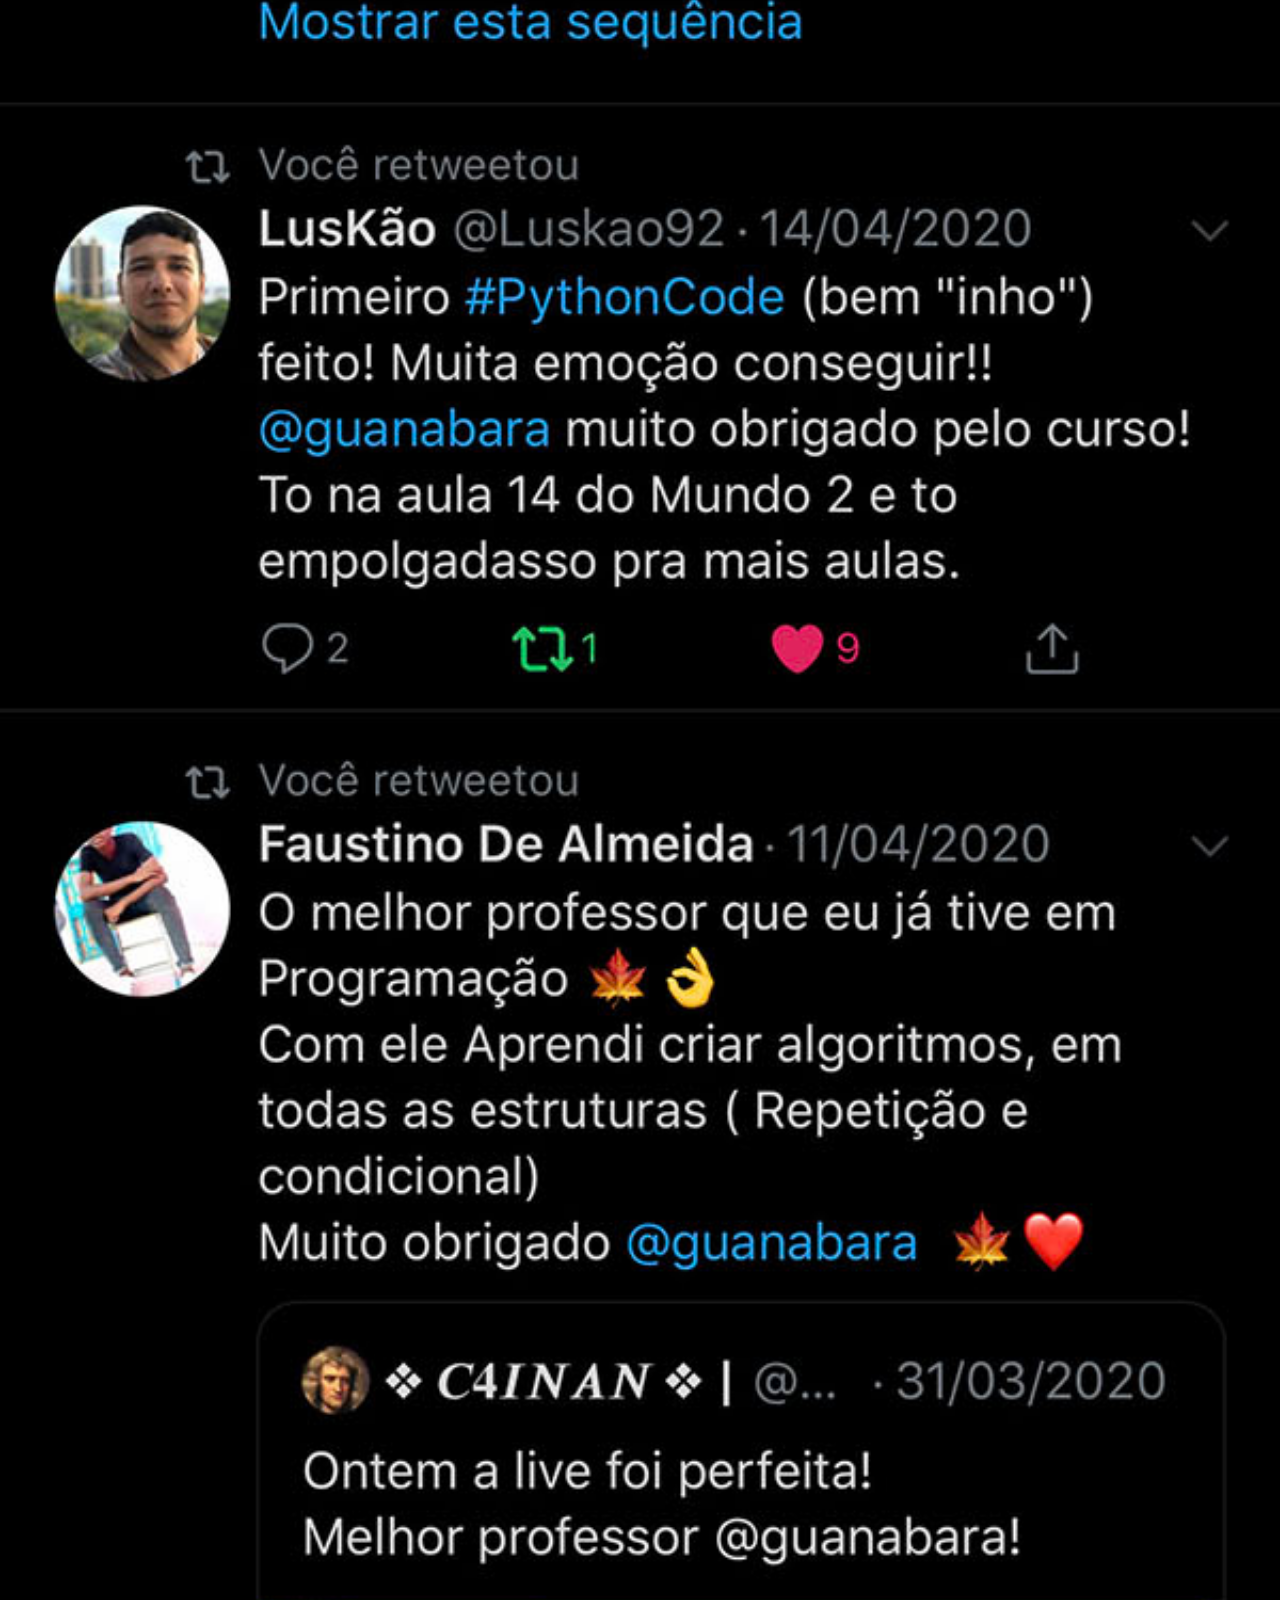
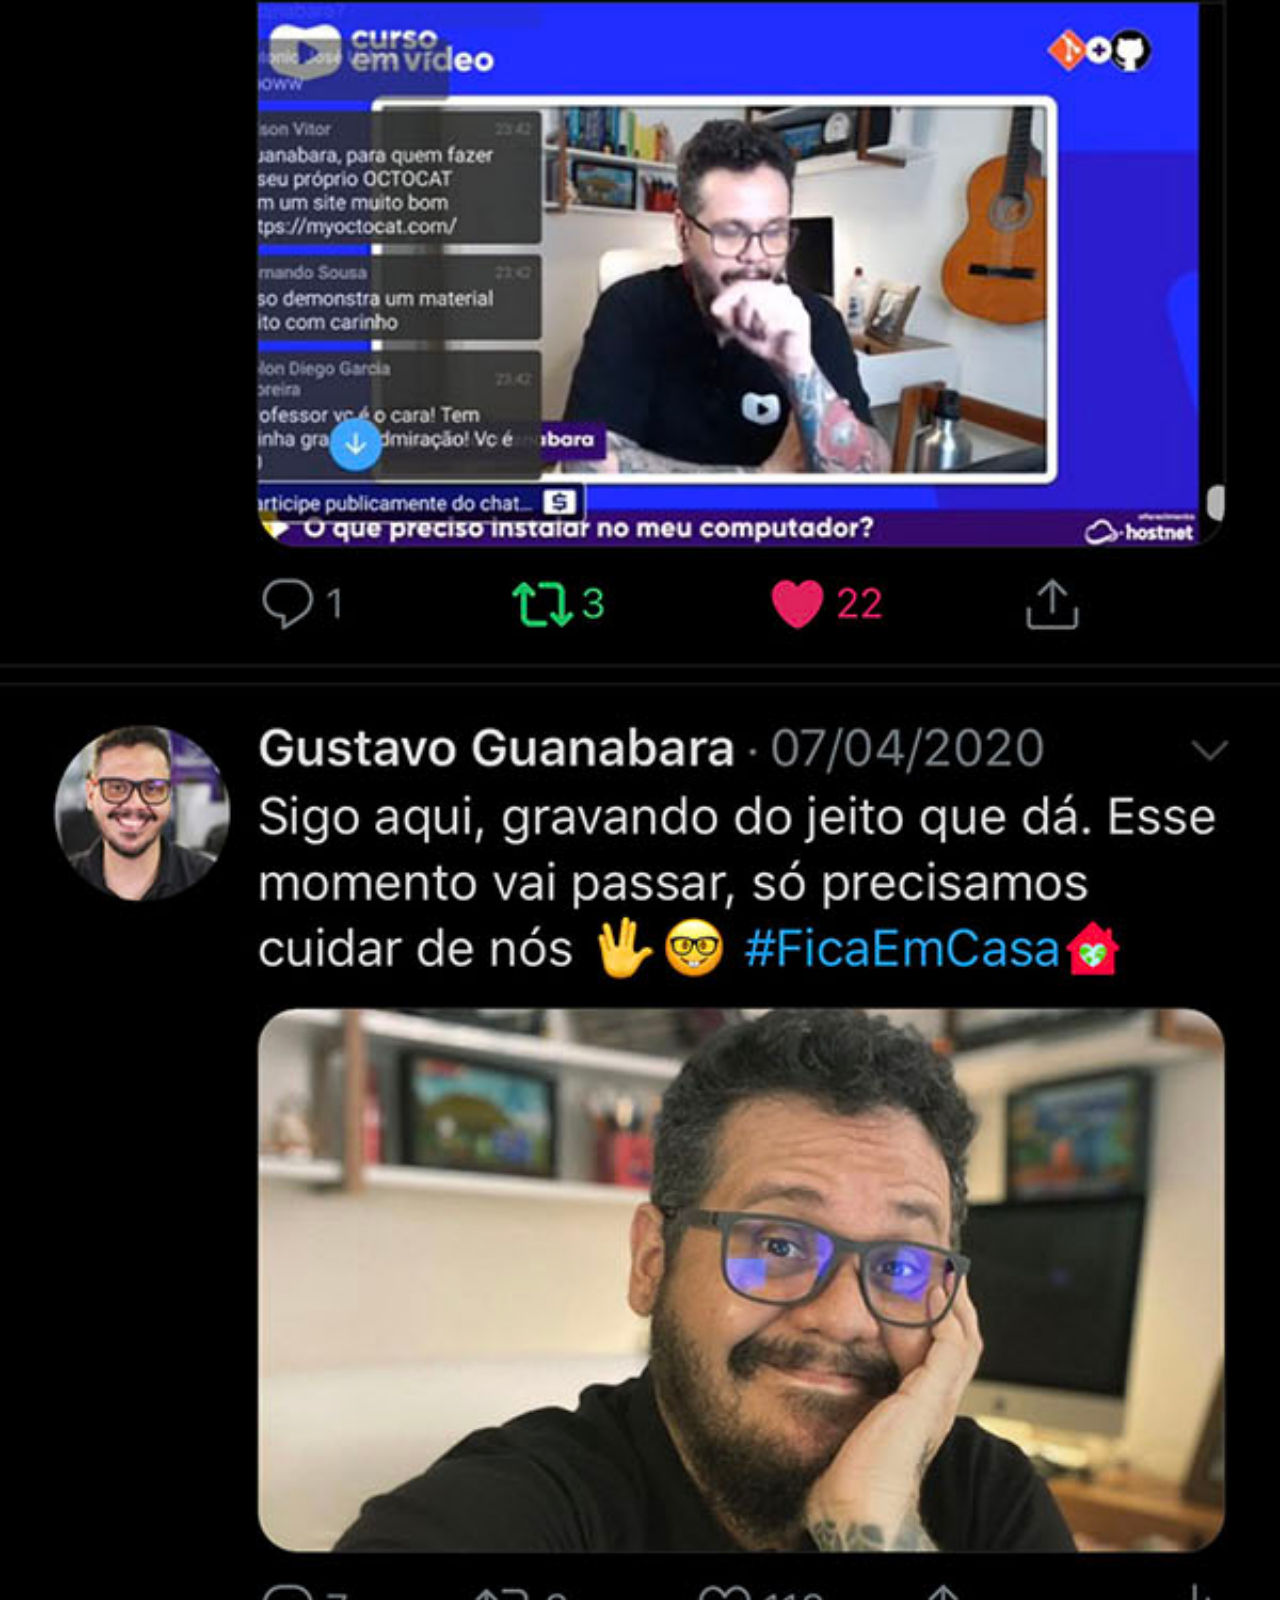
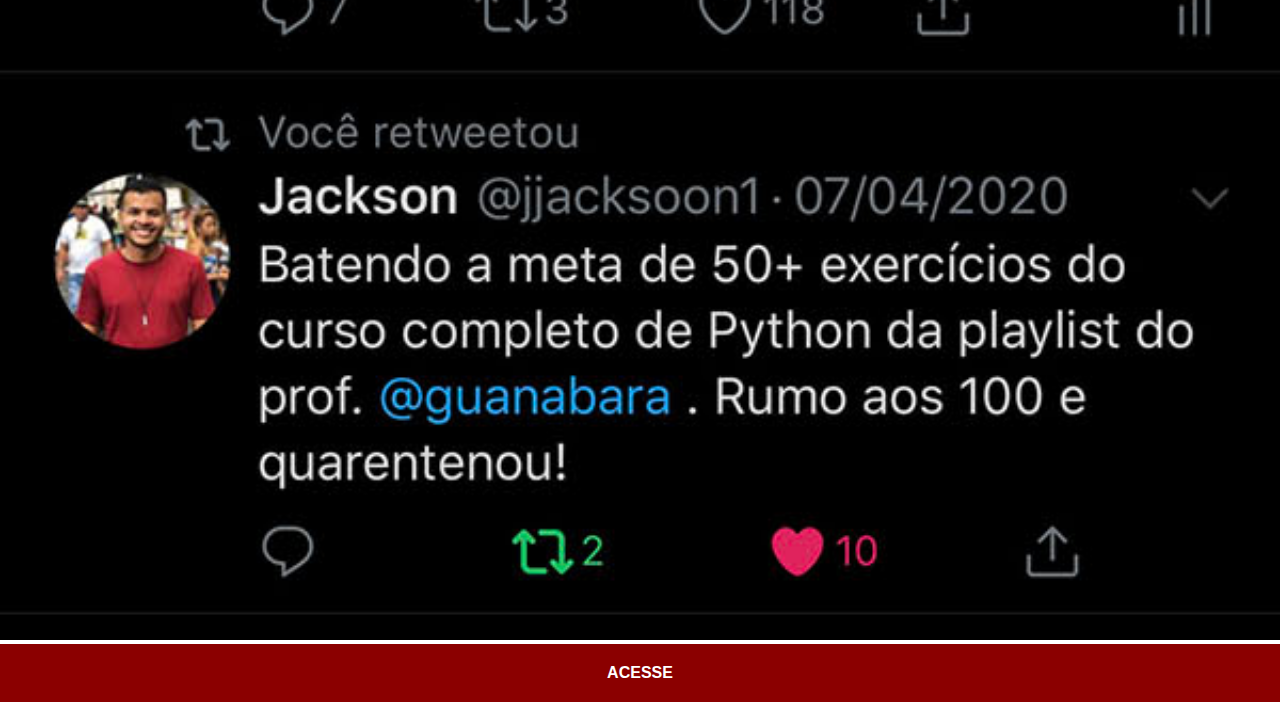
<file: twitter.html>
<!DOCTYPE html>
<html lang="pt-br">
<head>
    <meta charset="UTF-8">
    <meta name="viewport" content="width=device-width, initial-scale=1.0">
    <title>Twitter</title>
    <link rel="stylesheet" href="estilos/social.css">
</head>
<body>
    <img src="imagens/tela-twitter.jpg" alt="Twitter">
    <a href="https://www.twitter.com/guanabara/" target="_blank">ACESSE</a>
</body>
</html>
</file>
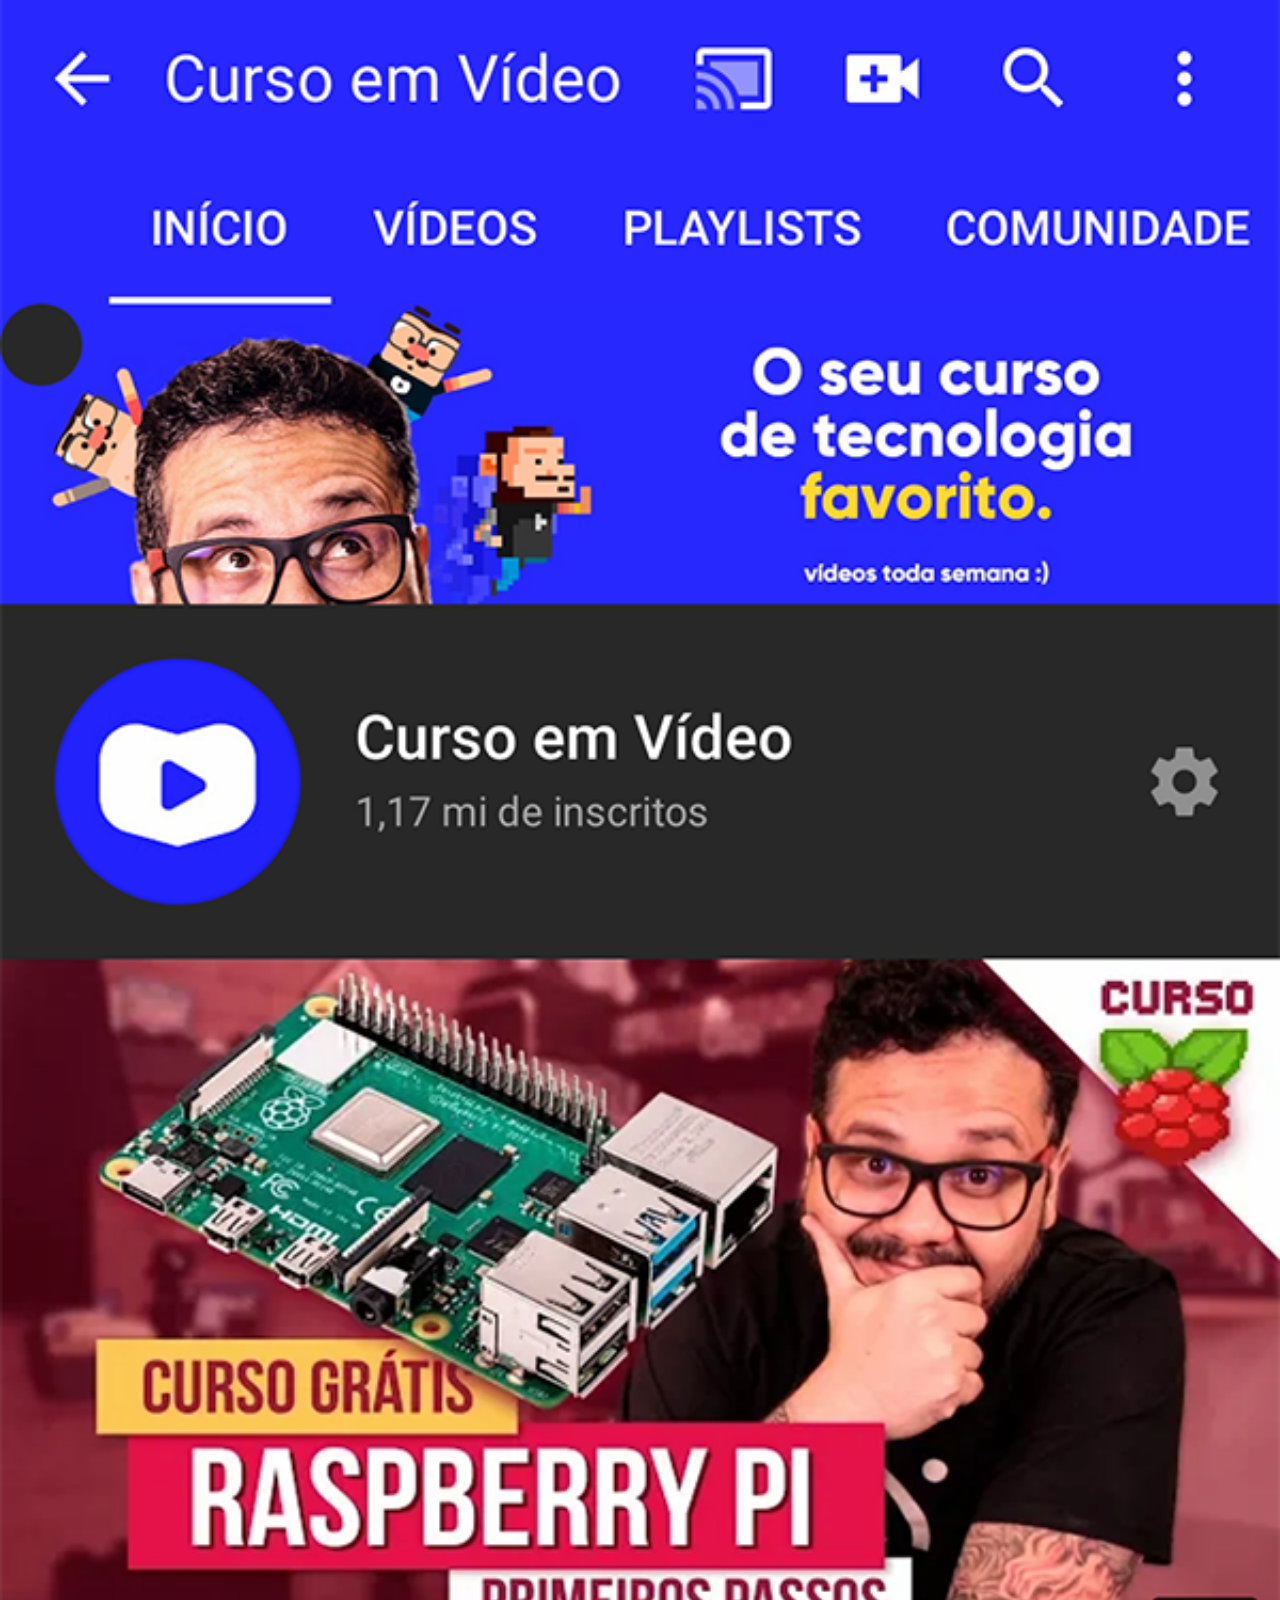
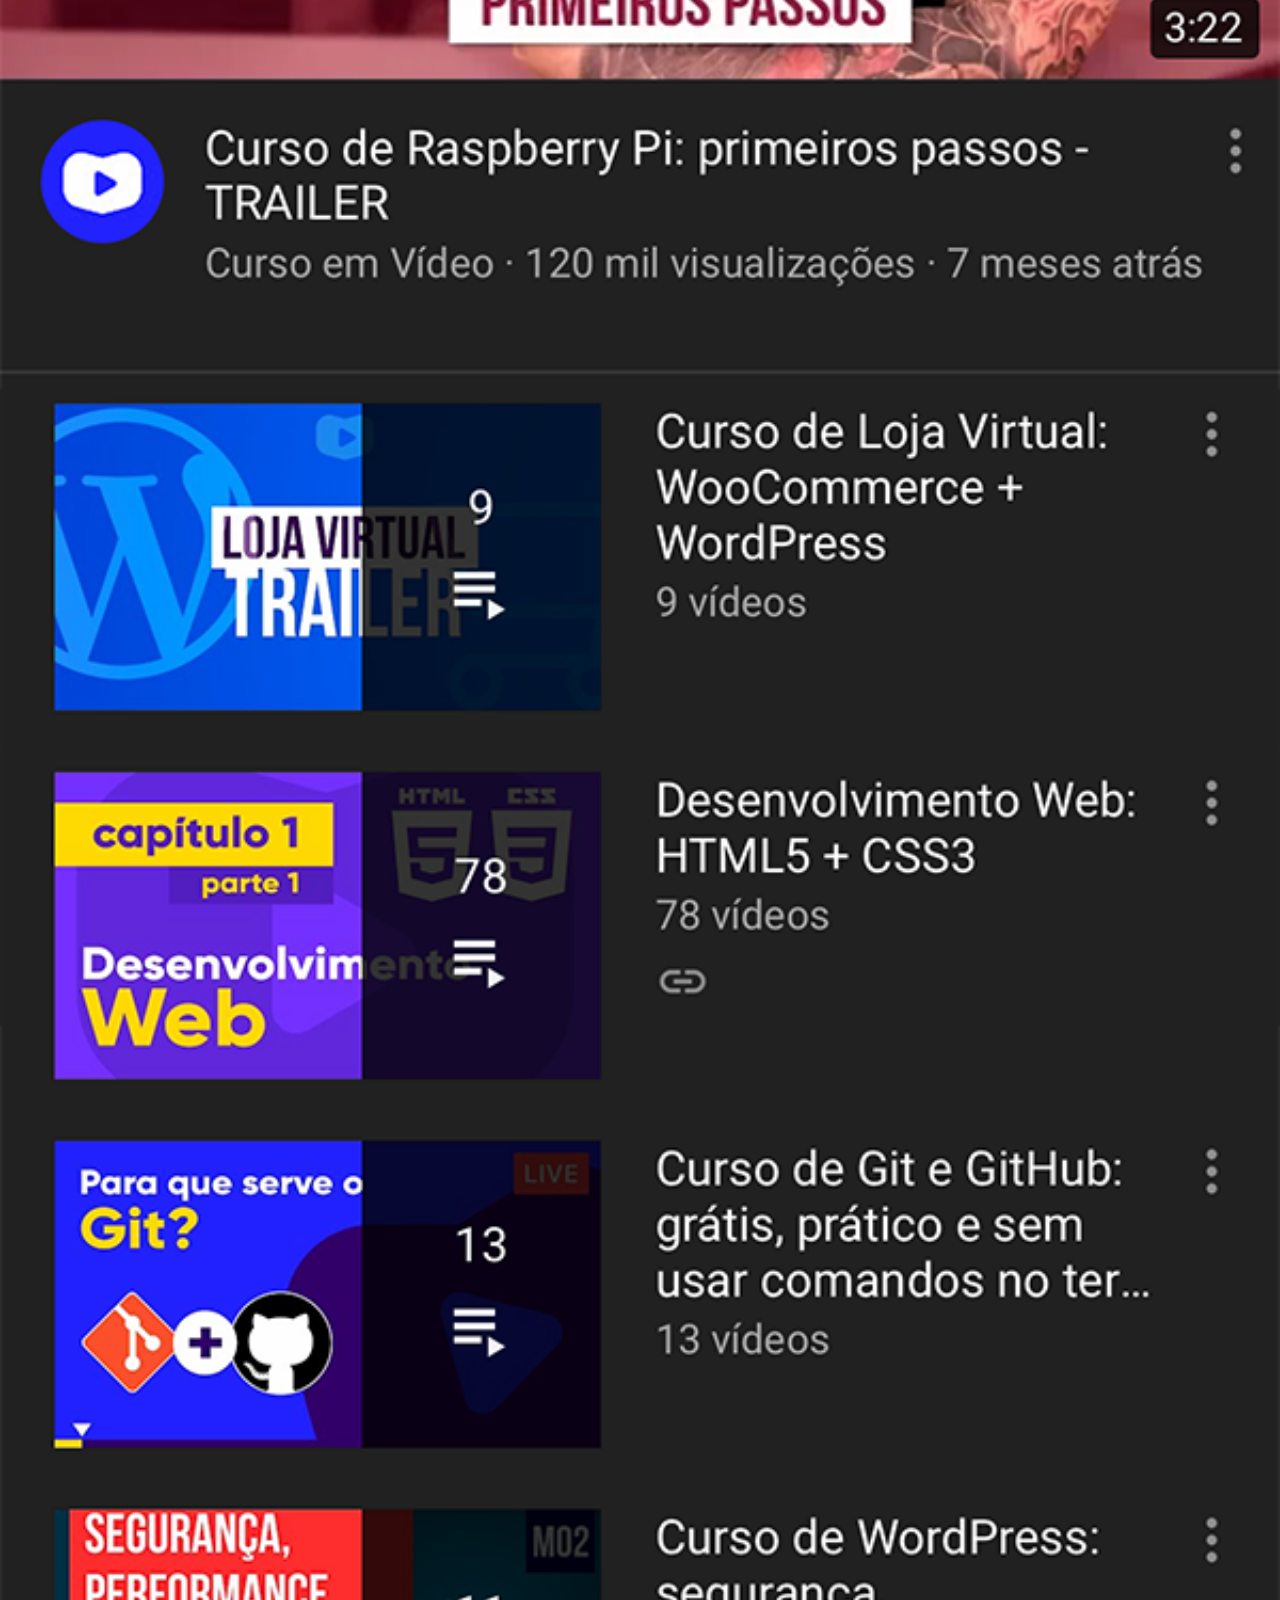
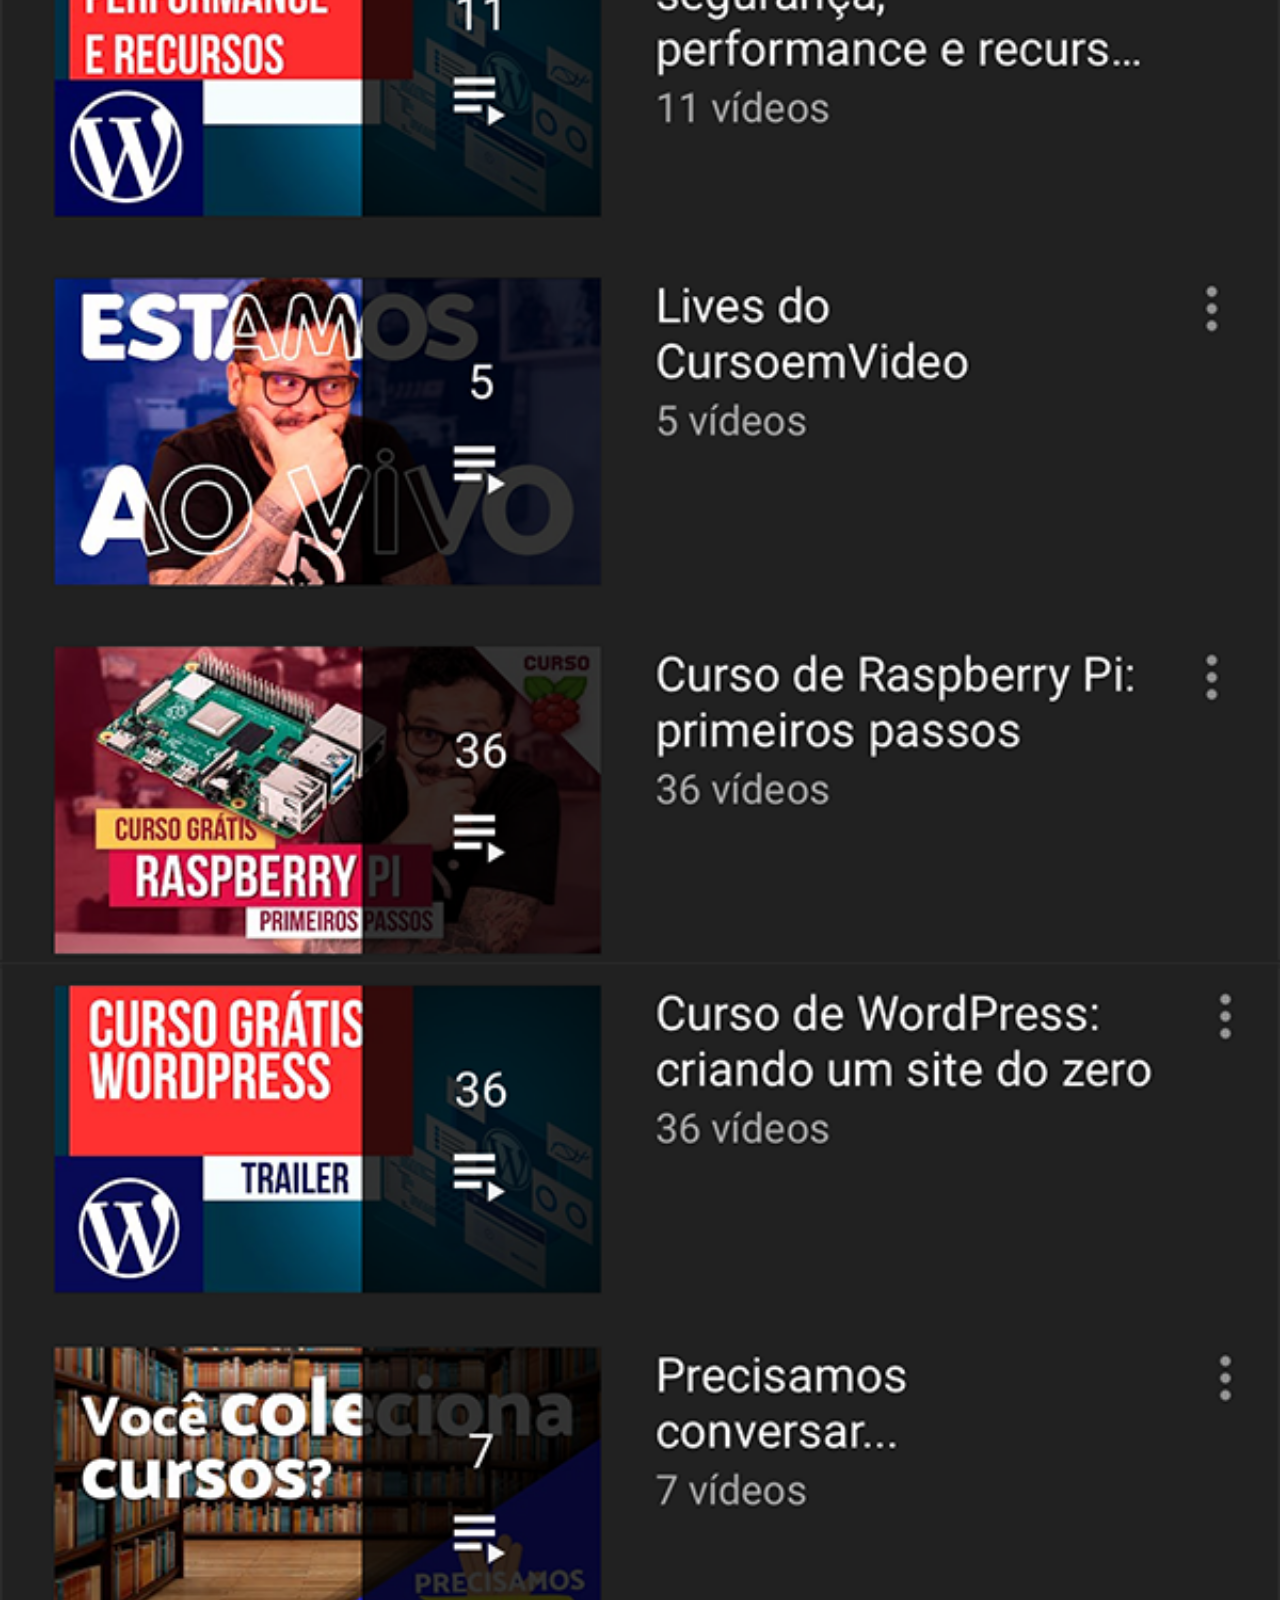
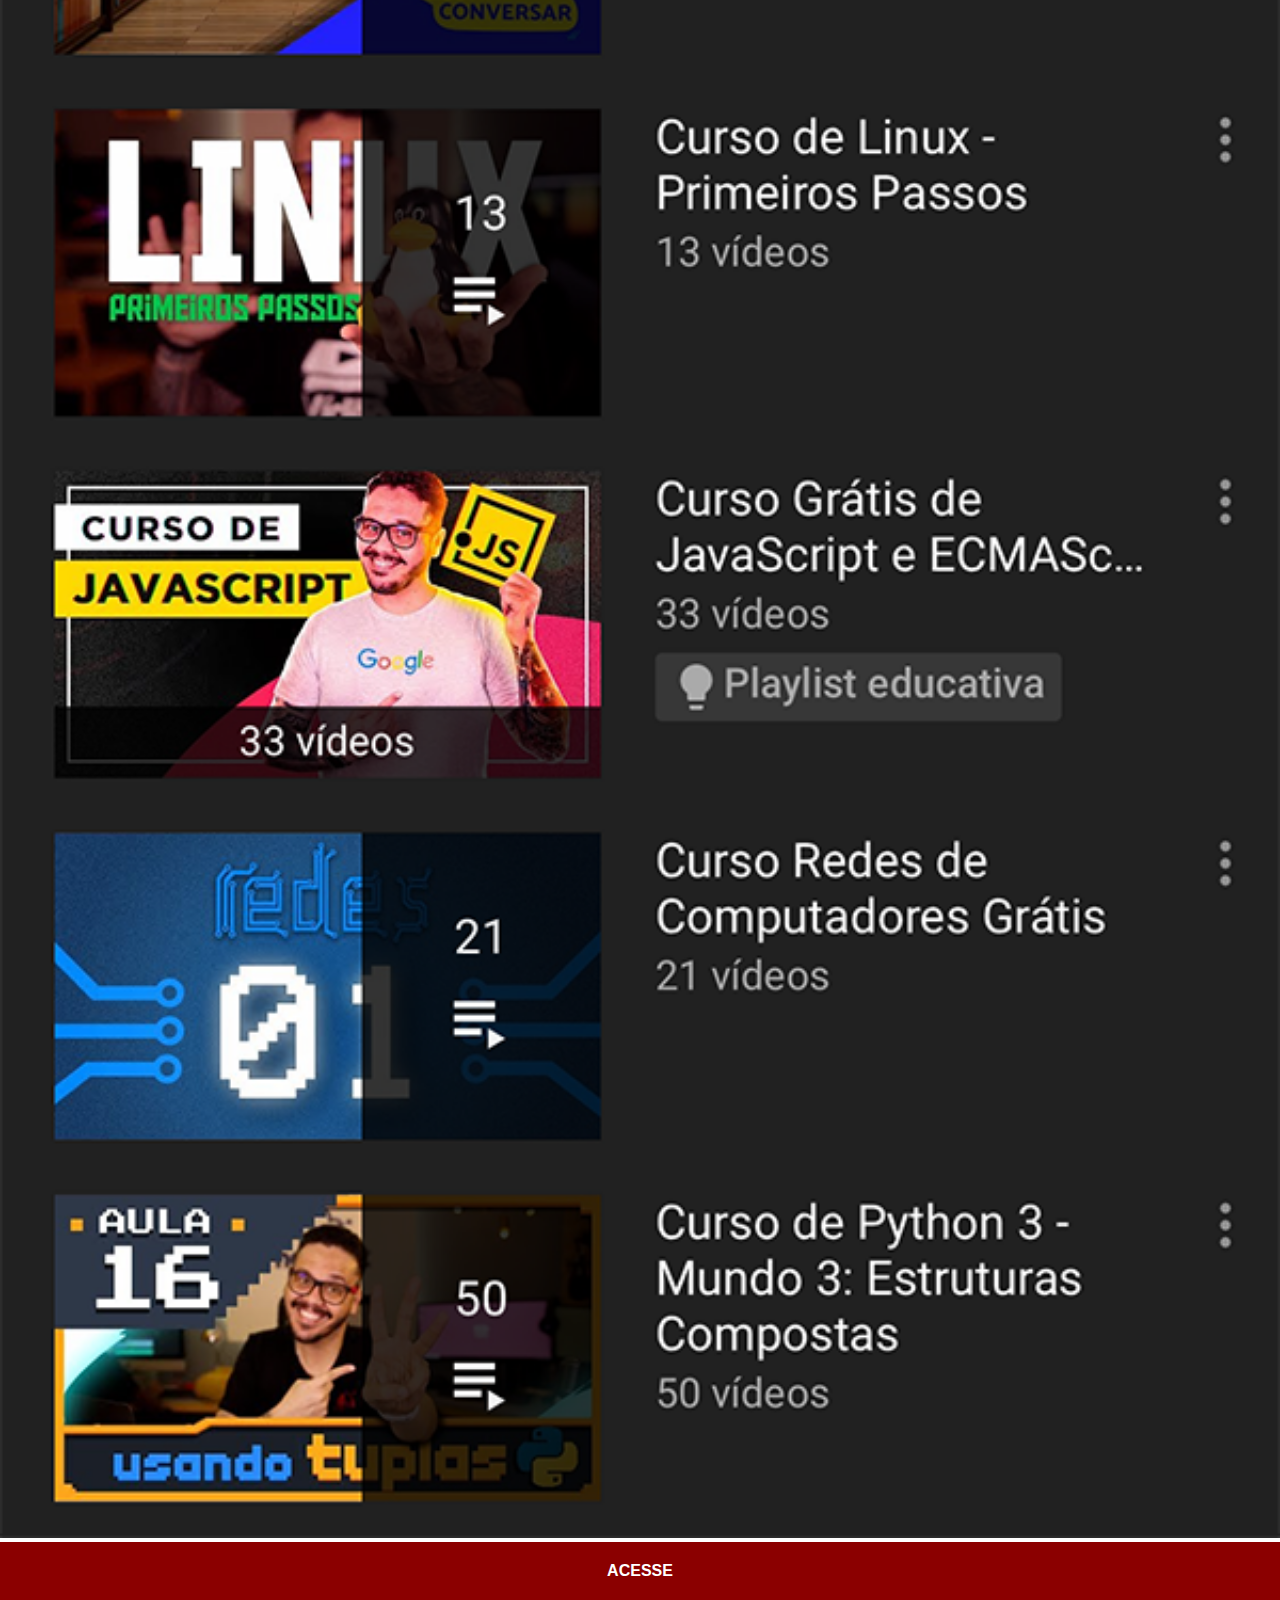
<file: youtube.html>
<!DOCTYPE html>
<html lang="pt-br">
<head>
    <meta charset="UTF-8">
    <meta name="viewport" content="width=device-width, initial-scale=1.0">
    <title>Youtube</title>
    <link rel="stylesheet" href="estilos/social.css">
</head>
<body>
    <img src="imagens/tela-youtube.png" alt="Youtube">
    <a href="https://www.youtube.com/@CursoemVideo/playlists" target="_blank">ACESSE</a>
</body>
</html>
</file>
<file: estilos/style.css>
@charset "UTF-8";

* {
    margin: 0px;
    padding: 0px;
    font-family: Arial, Helvetica, sans-serif;
}

html, body {
    height: 100vh;
    width: 100vw;
    background-color: black;
}

body {
    background: url('../imagens/fundo-madeira.jpg') no-repeat top center;
    background-size: cover;
    background-attachment: fixed;
}

main {
    position: relative;
    height: 100vh;
}

section#celular {
    position: absolute;
    top: 50%;
    left: 50%;
    transform: translate(-50%, -50%);

    height: 627px;
    width: 311px;
    background: url('../imagens/frame-iphone.png') no-repeat;
}

iframe#tela {
    position: relative;
    top: 80px;
    left: 22px;
    width: 267px;
    height: 471px;
}

section#redes-sociais {
    text-align: right;
}

section#redes-sociais img {
    width: 60px;
    margin: 10px;
    border-radius: 50%;
    box-shadow: 2px 2px 5px rgba(0, 0, 0, 0.664);
    box-sizing: border-box;
}

section#redes-sociais img:hover {
    border: 2px solid white;
    transform: translate(-3px, -3px);
    box-shadow: 5px 5px 10px rgba(0, 0, 0, 0.61);
    transition: transform 0.3s, border .3s;
}
</file>
<file: estilos/social.css>
@charset "UTF-8";

* {
    margin: 0px;
    padding: 0px;
    font-family: Arial, Helvetica, sans-serif;
}

::-webkit-scrollbar {
    width: 0px;
    height: 0px;
}

img {
    width: 100vw;
}

a {
   display: block;
   background-color: darkred;
   color: white;
   padding: 20px;
   text-align: center;
   font-weight: bolder;
   text-decoration: none;
}

a:hover {
    background-color: red;
}
</file>
